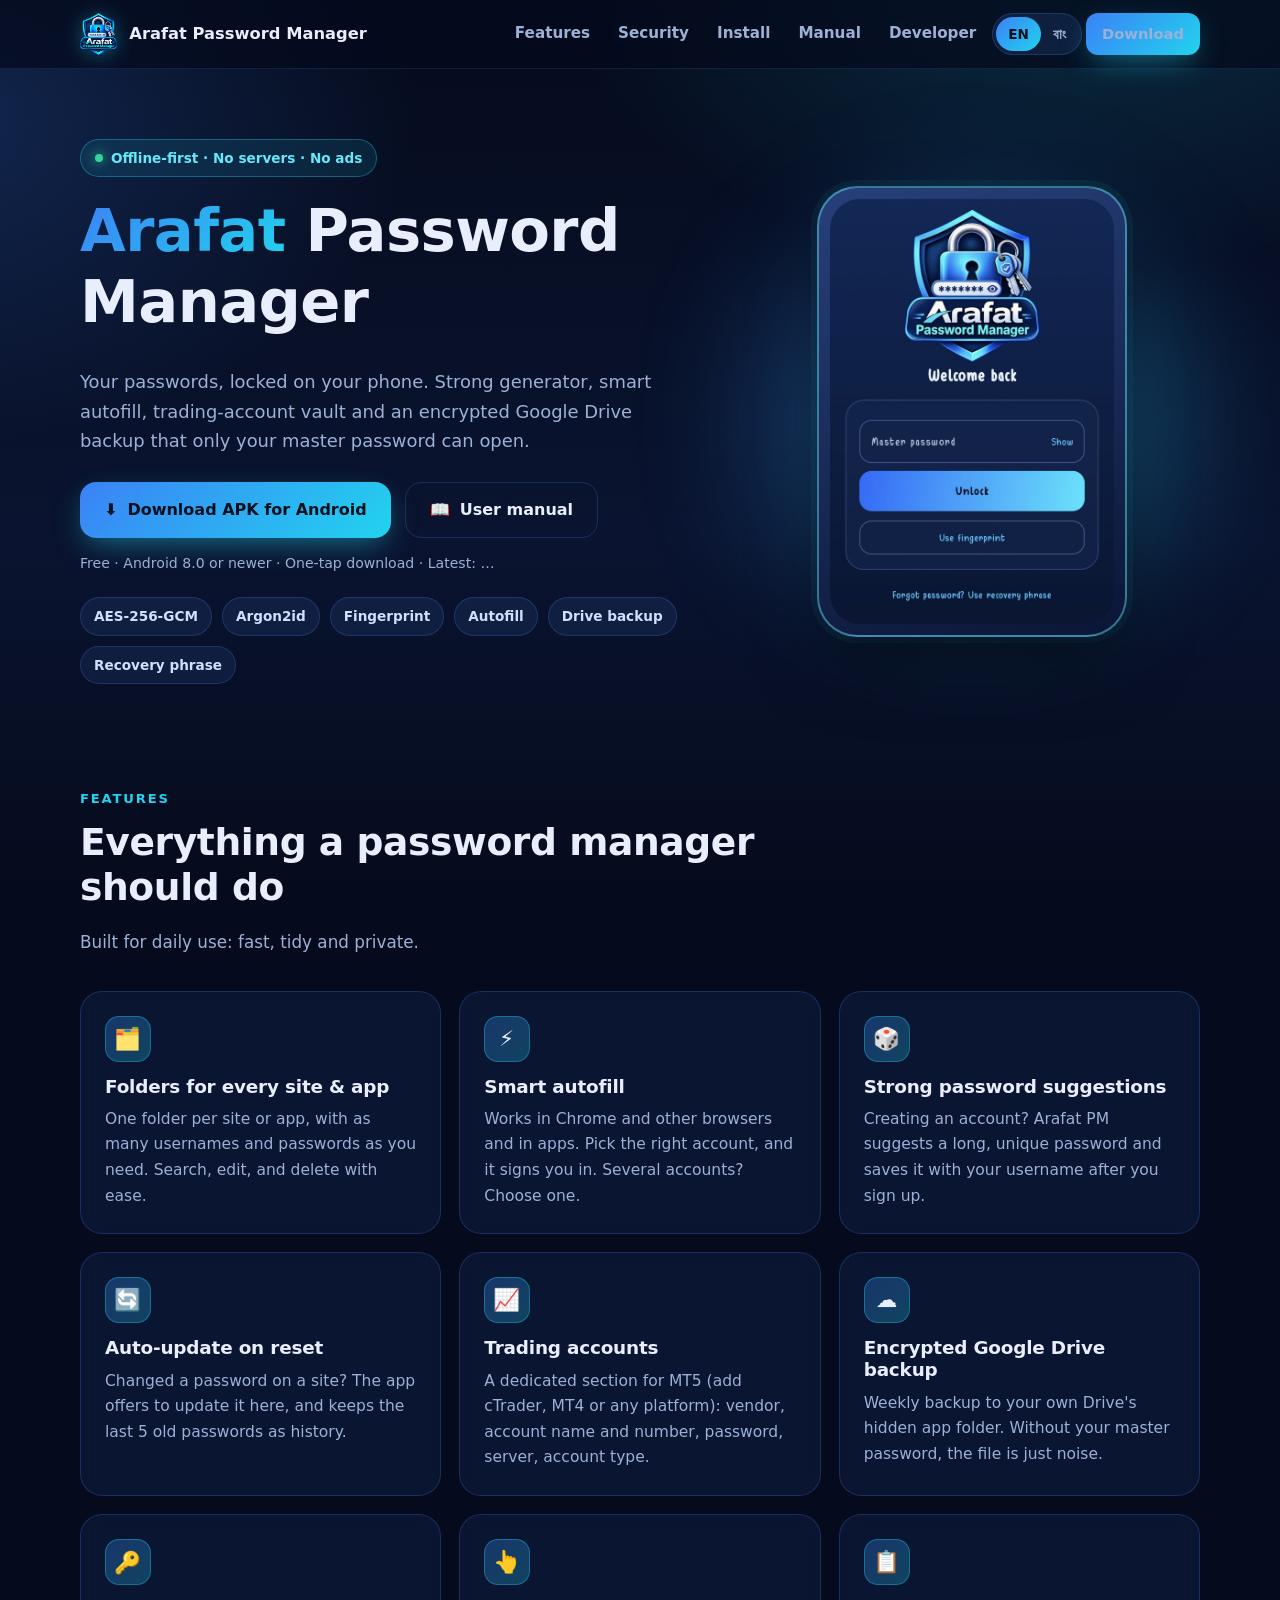
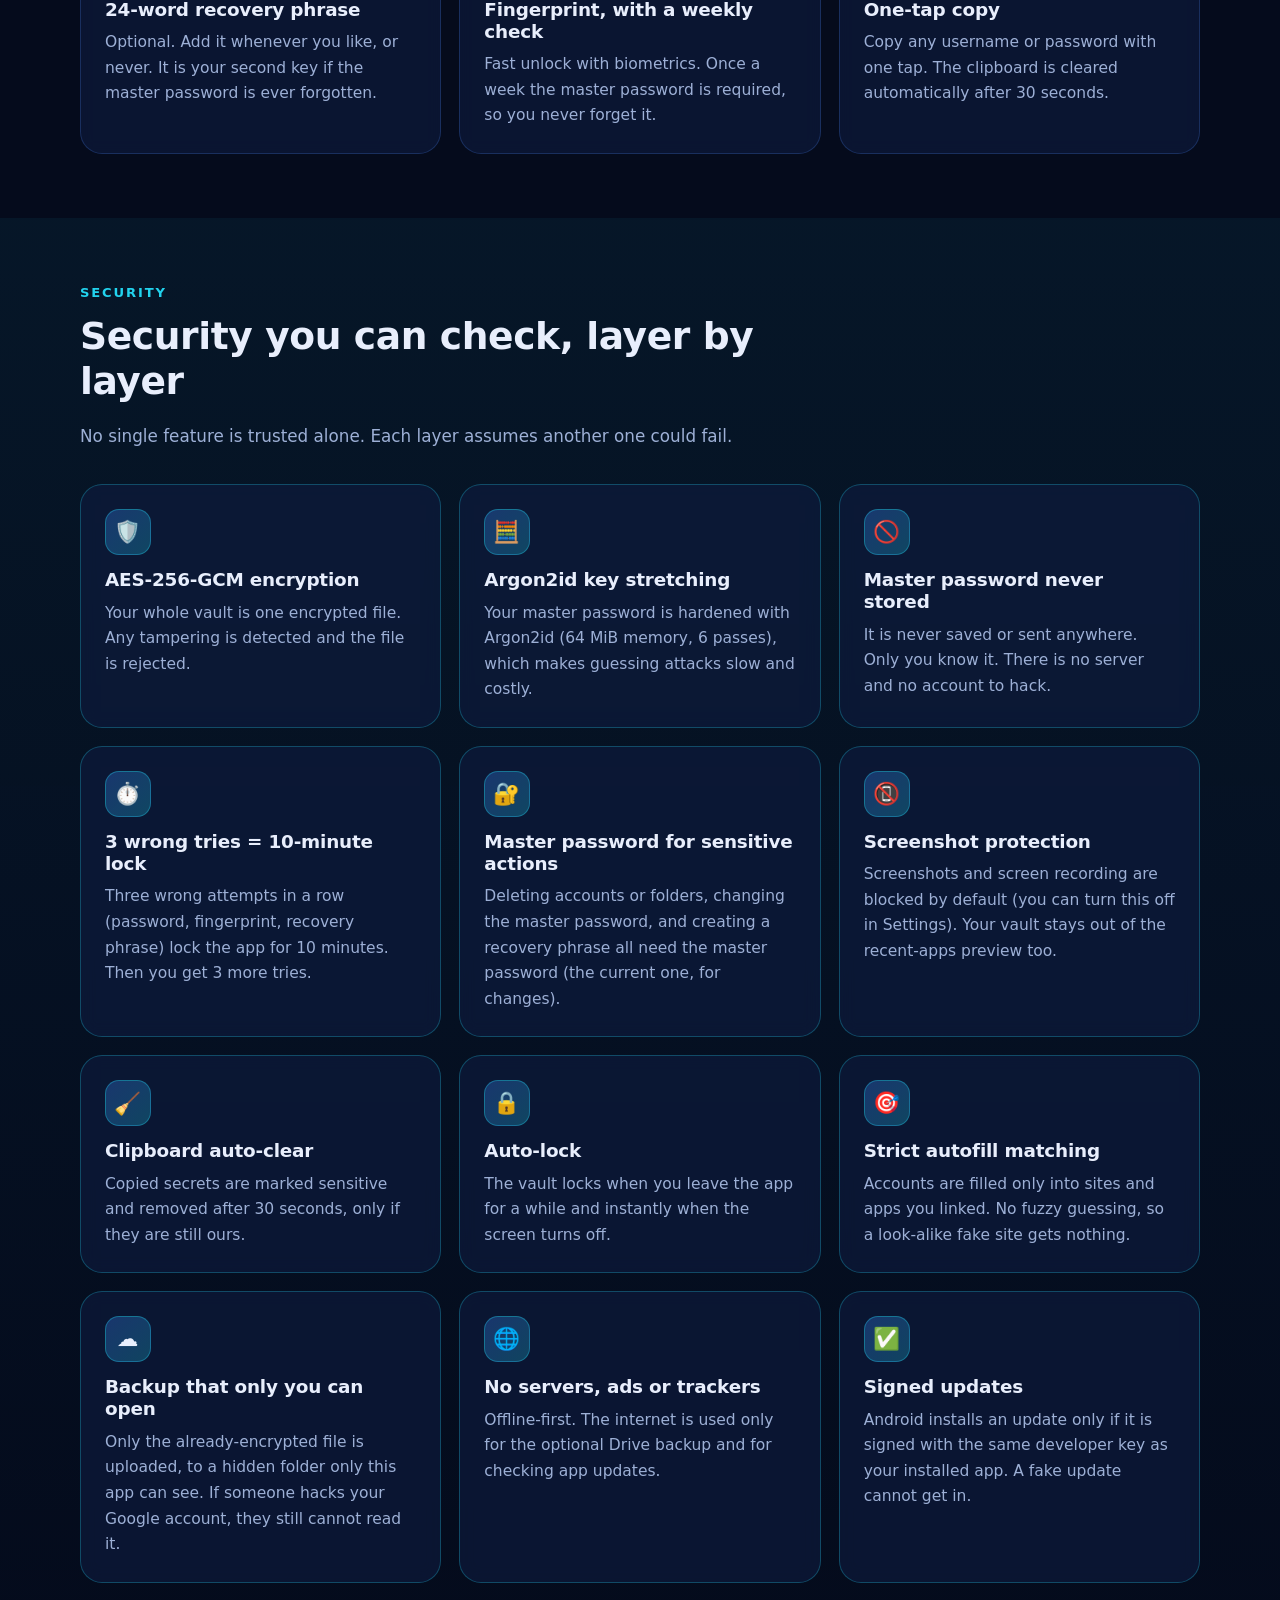
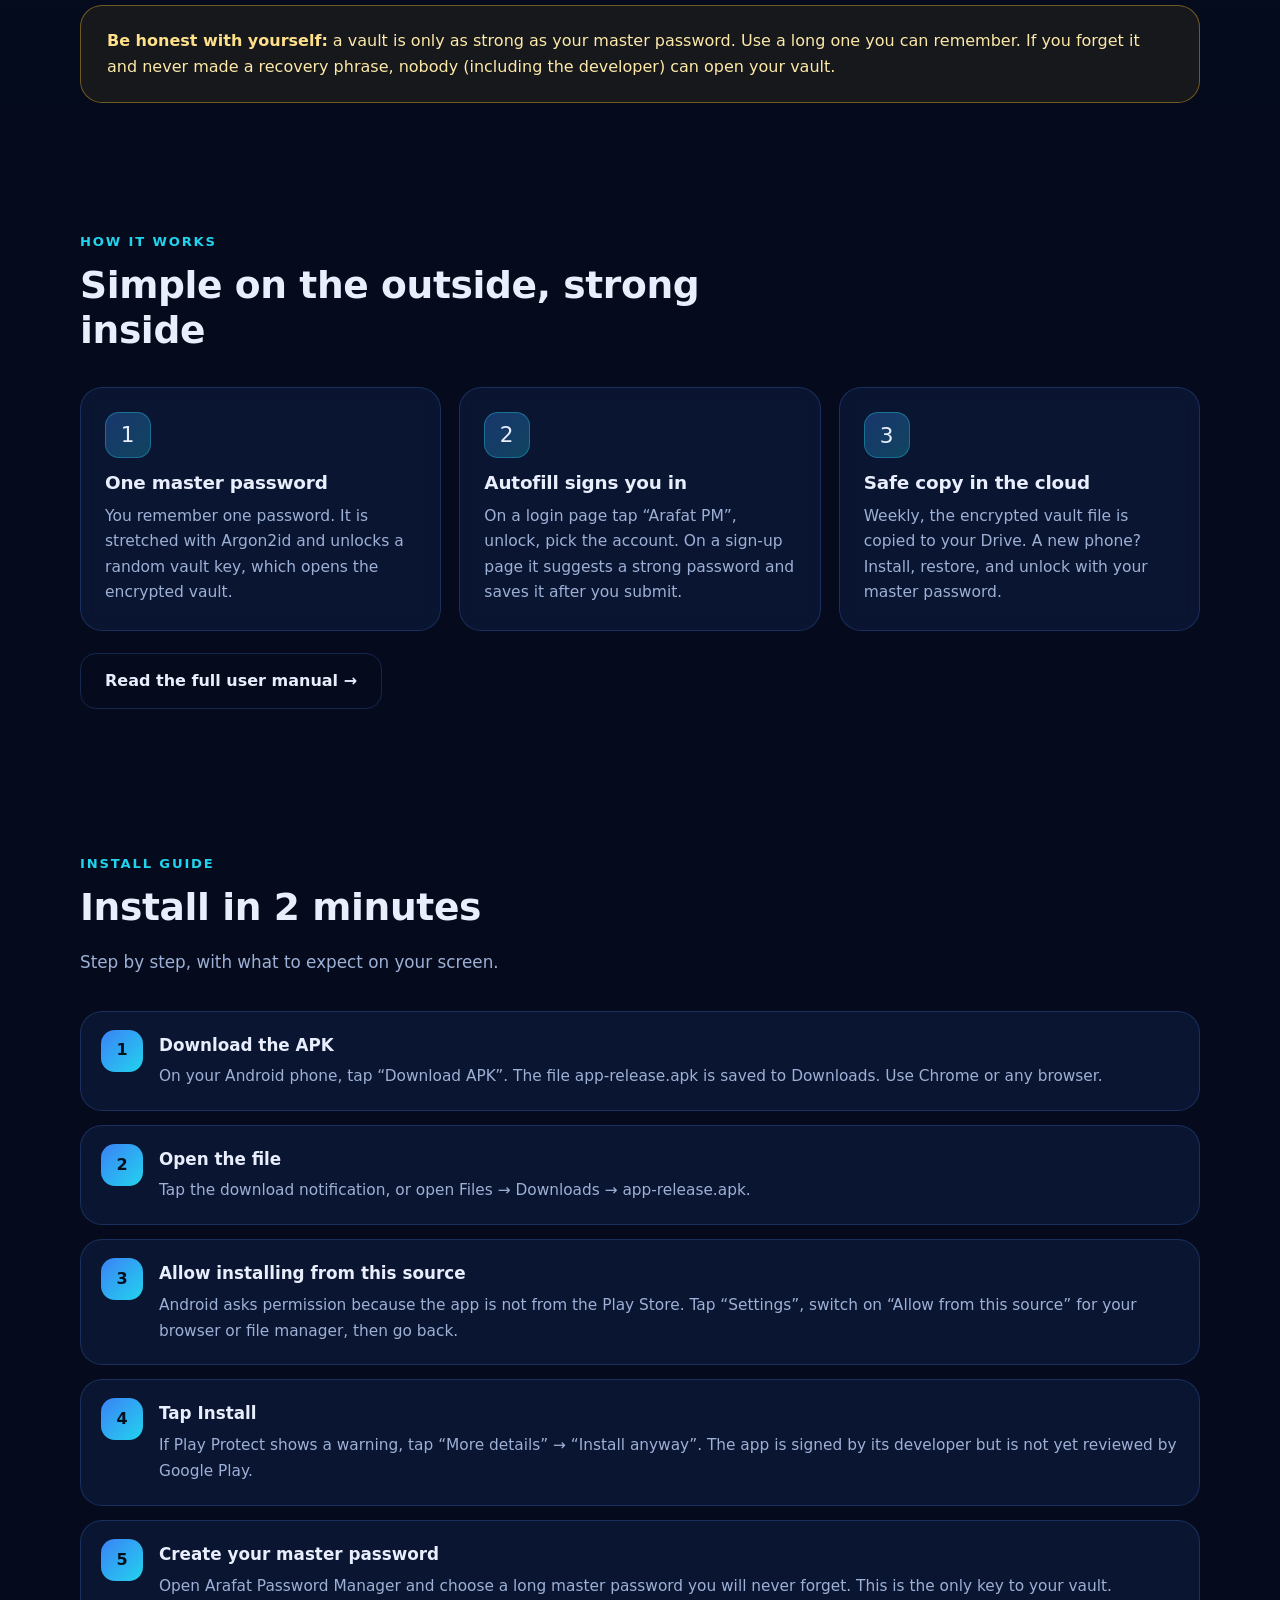
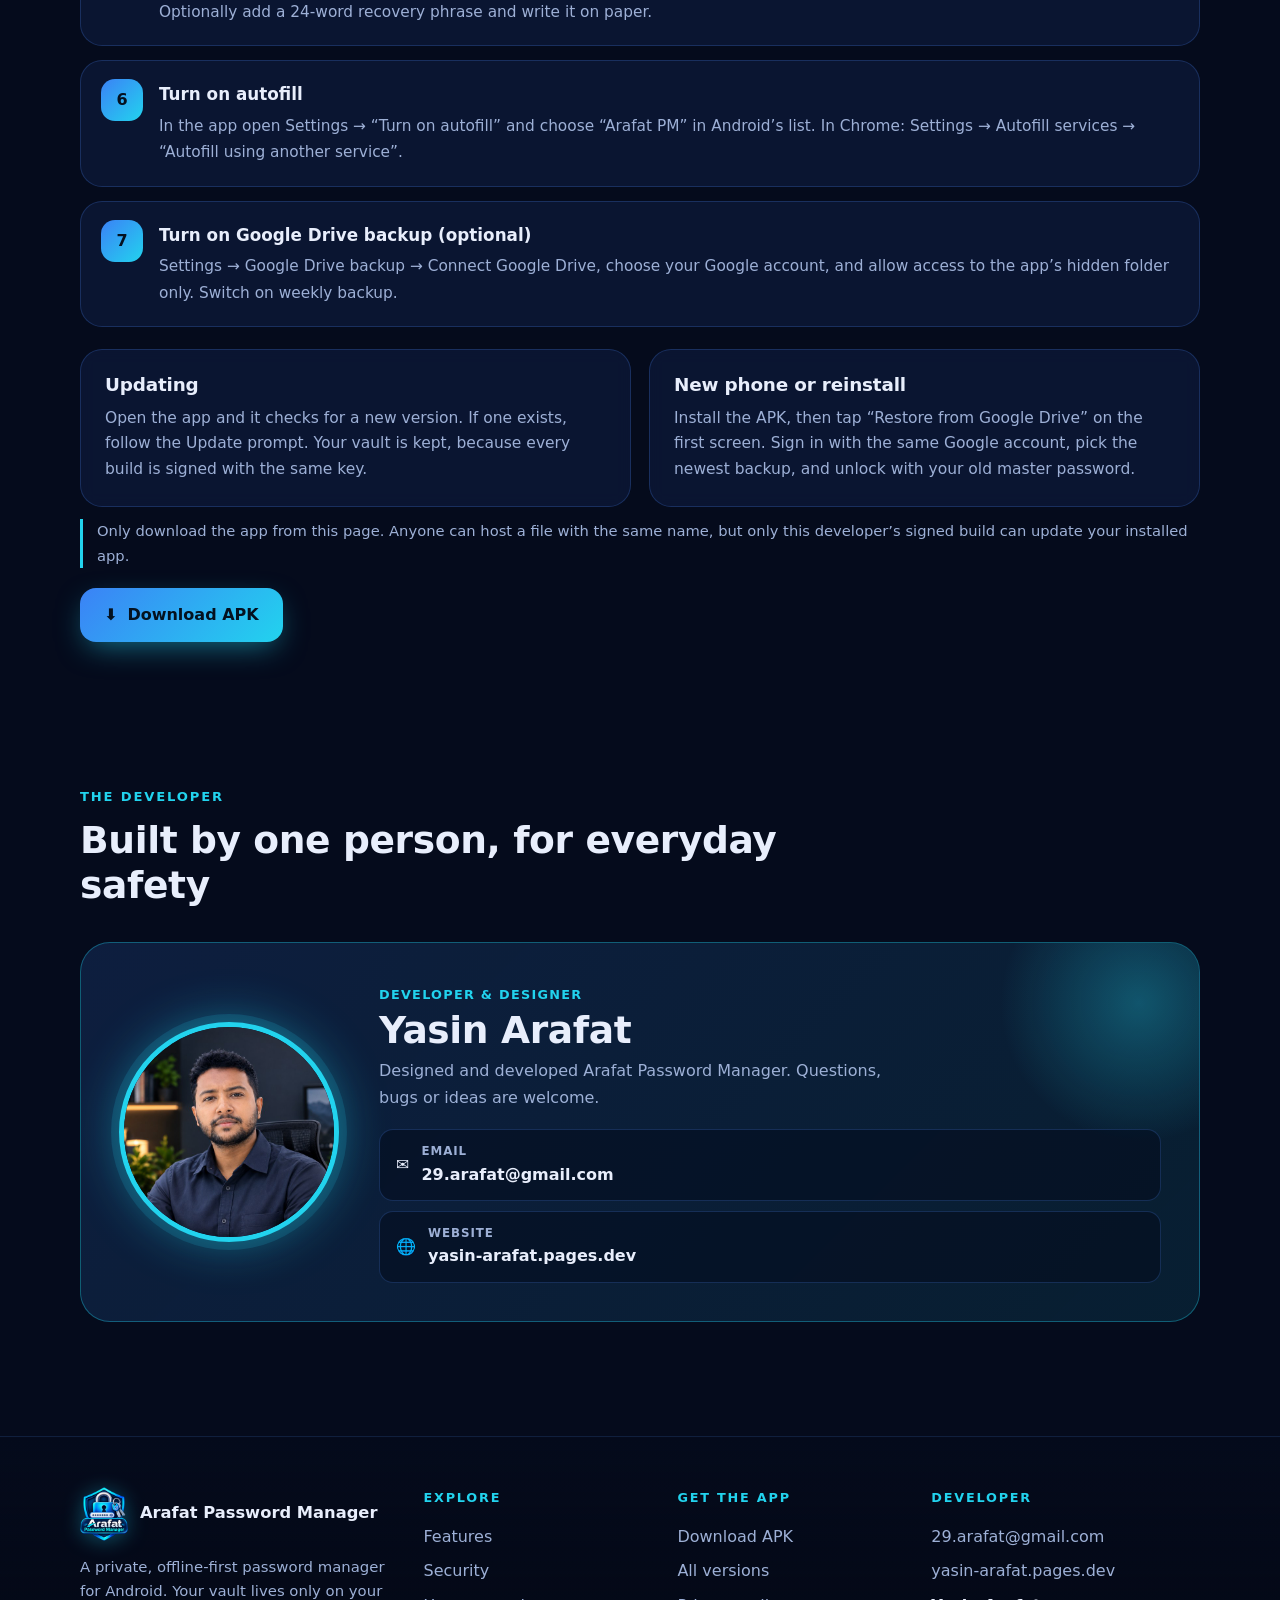
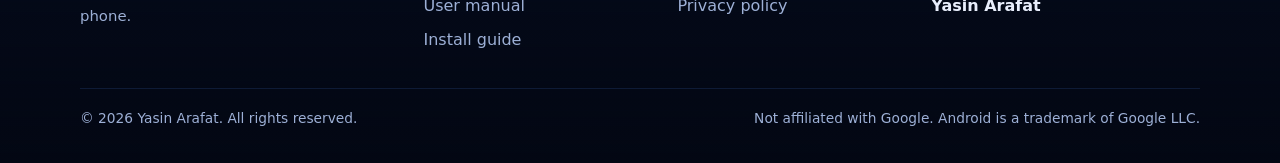
<file: index.html>
<!doctype html>
<html lang="en"><head><meta charset="utf-8">
<meta name="viewport" content="width=device-width,initial-scale=1">
<title>Arafat Password Manager | Private offline password manager for Android</title>
<meta name="description" content="Arafat Password Manager: an offline-first Android password manager with AES-256 encryption, smart autofill, strong password suggestions and encrypted Google Drive backup.">
<meta name="theme-color" content="#050b1c">
<meta property="og:title" content="Arafat Password Manager | Private offline password manager for Android"><meta property="og:description" content="Arafat Password Manager: an offline-first Android password manager with AES-256 encryption, smart autofill, strong password suggestions and encrypted Google Drive backup.">
<meta property="og:image" content="assets/logo.png">
<link rel="icon" type="image/png" href="assets/favicon.png">
<link rel="stylesheet" href="style.css">
<noscript><style>html [data-l]{display:block!important}html span[data-l]{display:inline!important}</style></noscript>
</head><body id="top">
<header class="top"><div class="wrap bar">
  <a class="brand" href="index.html"><img src="assets/logo-sm.png" alt="Arafat Password Manager logo"><span>Arafat Password Manager</span></a>
  <nav class="main" aria-label="Main">
    <a class="hide-s" href="index.html#features"><span data-l="en">Features</span><span data-l="bn">ফিচার</span></a>
    <a class="hide-s" href="index.html#security"><span data-l="en">Security</span><span data-l="bn">নিরাপত্তা</span></a>
    <a class="hide-s" href="index.html#install"><span data-l="en">Install</span><span data-l="bn">ইন্সটল</span></a>
    <a class="hide-s" href="manual.html"><span data-l="en">Manual</span><span data-l="bn">ম্যানুয়াল</span></a>
    <a class="hide-s" href="index.html#developer"><span data-l="en">Developer</span><span data-l="bn">ডেভলপার</span></a>
    <div class="lang" role="group" aria-label="Language"><button type="button" data-set="en" aria-pressed="true">EN</button><button type="button" data-set="bn" aria-pressed="false">বাং</button></div>
    <a class="btn sm" href="https://github.com/29arafat/arafat-pm-site/releases/latest/download/app-release.apk" download><span data-l="en">Download</span><span data-l="bn">ডাউনলোড</span></a>
  </nav>
</div></header>

<main>
<section class="hero"><div class="wrap hero-grid">
  <div>
    <span class="eyebrow"><i></i><span data-l="en">Offline-first · No servers · No ads</span><span data-l="bn">অফলাইন-ফার্স্ট · সার্ভার নেই · বিজ্ঞাপন নেই</span></span>
    <h1><span class="grad">Arafat</span> Password Manager</h1>
    <p class="lead"><span data-l="en">Your passwords, locked on your phone. Strong generator, smart autofill, trading-account vault and an encrypted Google Drive backup that only your master password can open.</span><span data-l="bn">আপনার পাসওয়ার্ড তালাবদ্ধ থাকবে আপনার ফোনেই। শক্তিশালী জেনারেটর, স্মার্ট অটোফিল, ট্রেডিং-অ্যাকাউন্ট ভল্ট এবং এমন এনক্রিপ্টেড গুগল ড্রাইভ ব্যাকআপ, যা শুধু আপনার মাস্টার পাসওয়ার্ড দিয়েই খোলে।</span></p>
    <div class="cta">
      <a class="btn" href="https://github.com/29arafat/arafat-pm-site/releases/latest/download/app-release.apk" download>⬇ <span data-l="en">Download APK for Android</span><span data-l="bn">অ্যান্ড্রয়েডের জন্য APK ডাউনলোড</span></a>
      <a class="btn ghost" href="manual.html">📖 <span data-l="en">User manual</span><span data-l="bn">ইউজার ম্যানুয়াল</span></a>
    </div>
    <p class="fine"><span data-l="en">Free · Android 8.0 or newer · One-tap download · Latest:</span><span data-l="bn">বিনামূল্যে · Android ৮.০ বা নতুন · এক ক্লিকে ডাউনলোড · সর্বশেষ:</span> <span id="relinfo">…</span></p>
    <div class="chips">
      <span class="chip">AES-256-GCM</span><span class="chip">Argon2id</span><span class="chip"><span data-l="en">Fingerprint</span><span data-l="bn">ফিঙ্গারপ্রিন্ট</span></span>
      <span class="chip"><span data-l="en">Autofill</span><span data-l="bn">অটোফিল</span></span><span class="chip"><span data-l="en">Drive backup</span><span data-l="bn">ড্রাইভ ব্যাকআপ</span></span><span class="chip"><span data-l="en">Recovery phrase</span><span data-l="bn">রিকভারি ফ্রেজ</span></span>
    </div>
  </div>
  <div class="phone-wrap"><div class="phone"><img src="assets/app-unlock.jpg" alt="Arafat Password Manager unlock screen" width="620" height="927"></div></div>
</div></section>

<section id="features"><div class="wrap">
  <div class="sec-head reveal"><span class="kicker"><span data-l="en">Features</span><span data-l="bn">ফিচার</span></span>
    <h2><span data-l="en">Everything a password manager should do</span><span data-l="bn">একটি পাসওয়ার্ড ম্যানেজারের যা যা থাকা উচিত</span></h2>
    <p><span data-l="en">Built for daily use: fast, tidy and private.</span><span data-l="bn">প্রতিদিনের ব্যবহারের জন্য তৈরি: দ্রুত, গোছানো ও ব্যক্তিগত।</span></p></div>
  <div class="grid g3"><article class="card reveal"><div class="ico">🗂️</div><h3><span data-l="en">Folders for every site & app</span><span data-l="bn">প্রতিটি সাইট ও অ্যাপের আলাদা ফোল্ডার</span></h3><p><span data-l="en">One folder per site or app, with as many usernames and passwords as you need. Search, edit, and delete with ease.</span><span data-l="bn">একটি সাইট বা অ্যাপের জন্য একটি ফোল্ডার, ভেতরে যত খুশি ইউজারনেম ও পাসওয়ার্ড। সহজে খোঁজা, বদলানো ও মোছা যায়।</span></p></article><article class="card reveal"><div class="ico">⚡</div><h3><span data-l="en">Smart autofill</span><span data-l="bn">স্মার্ট অটোফিল</span></h3><p><span data-l="en">Works in Chrome and other browsers and in apps. Pick the right account, and it signs you in. Several accounts? Choose one.</span><span data-l="bn">Chrome-সহ অন্য ব্রাউজার ও অ্যাপে কাজ করে। সঠিক অ্যাকাউন্ট বেছে নিন, লগইন হয়ে যাবে। একাধিক অ্যাকাউন্ট থাকলে যেকোনো একটি বেছে নিন।</span></p></article><article class="card reveal"><div class="ico">🎲</div><h3><span data-l="en">Strong password suggestions</span><span data-l="bn">শক্তিশালী পাসওয়ার্ডের প্রস্তাব</span></h3><p><span data-l="en">Creating an account? Arafat PM suggests a long, unique password and saves it with your username after you sign up.</span><span data-l="bn">নতুন অ্যাকাউন্ট খুলছেন? Arafat PM লম্বা ও ইউনিক পাসওয়ার্ড প্রস্তাব করে এবং সাইন-আপের পর ইউজারনেমসহ সেভ করে।</span></p></article><article class="card reveal"><div class="ico">🔄</div><h3><span data-l="en">Auto-update on reset</span><span data-l="bn">রিসেটে অটো আপডেট</span></h3><p><span data-l="en">Changed a password on a site? The app offers to update it here, and keeps the last 5 old passwords as history.</span><span data-l="bn">কোনো সাইটে পাসওয়ার্ড বদলালে অ্যাপ এখানেও আপডেট করার প্রস্তাব দেয়। আগের ৫টি পাসওয়ার্ড ইতিহাসে থাকে।</span></p></article><article class="card reveal"><div class="ico">📈</div><h3><span data-l="en">Trading accounts</span><span data-l="bn">ট্রেডিং অ্যাকাউন্ট</span></h3><p><span data-l="en">A dedicated section for MT5 (add cTrader, MT4 or any platform): vendor, account name and number, password, server, account type.</span><span data-l="bn">MT5-এর জন্য আলাদা সেকশন (cTrader, MT4 বা যেকোনো প্ল্যাটফর্ম যোগ করা যায়): ভেন্ডর, অ্যাকাউন্টের নাম ও নম্বর, পাসওয়ার্ড, সার্ভার, অ্যাকাউন্ট টাইপ।</span></p></article><article class="card reveal"><div class="ico">☁️</div><h3><span data-l="en">Encrypted Google Drive backup</span><span data-l="bn">এনক্রিপ্টেড গুগল ড্রাইভ ব্যাকআপ</span></h3><p><span data-l="en">Weekly backup to your own Drive's hidden app folder. Without your master password, the file is just noise.</span><span data-l="bn">আপনার নিজের Drive-এর লুকানো অ্যাপ-ফোল্ডারে সাপ্তাহিক ব্যাকআপ। মাস্টার পাসওয়ার্ড ছাড়া ফাইলটি অর্থহীন তথ্য মাত্র।</span></p></article><article class="card reveal"><div class="ico">🔑</div><h3><span data-l="en">24-word recovery phrase</span><span data-l="bn">২৪ শব্দের রিকভারি ফ্রেজ</span></h3><p><span data-l="en">Optional. Add it whenever you like, or never. It is your second key if the master password is ever forgotten.</span><span data-l="bn">ঐচ্ছিক। যখন ইচ্ছা যোগ করুন, না চাইলে নেবেন না। মাস্টার পাসওয়ার্ড ভুলে গেলে এটি আপনার দ্বিতীয় চাবি।</span></p></article><article class="card reveal"><div class="ico">👆</div><h3><span data-l="en">Fingerprint, with a weekly check</span><span data-l="bn">ফিঙ্গারপ্রিন্ট, সাপ্তাহিক যাচাইসহ</span></h3><p><span data-l="en">Fast unlock with biometrics. Once a week the master password is required, so you never forget it.</span><span data-l="bn">বায়োমেট্রিক দিয়ে দ্রুত আনলক। সপ্তাহে একবার মাস্টার পাসওয়ার্ড বাধ্যতামূলক, যাতে কখনো ভুলে না যান।</span></p></article><article class="card reveal"><div class="ico">📋</div><h3><span data-l="en">One-tap copy</span><span data-l="bn">এক ট্যাপে কপি</span></h3><p><span data-l="en">Copy any username or password with one tap. The clipboard is cleared automatically after 30 seconds.</span><span data-l="bn">যেকোনো ইউজারনেম বা পাসওয়ার্ড এক ট্যাপে কপি। ক্লিপবোর্ড ৩০ সেকেন্ড পর নিজে থেকে পরিষ্কার হয়।</span></p></article></div>
</div></section>

<section id="security" class="secure"><div class="wrap">
  <div class="sec-head reveal"><span class="kicker"><span data-l="en">Security</span><span data-l="bn">নিরাপত্তা</span></span>
    <h2><span data-l="en">Security you can check, layer by layer</span><span data-l="bn">স্তরে স্তরে নিরাপত্তা, যা যাচাই করা যায়</span></h2>
    <p><span data-l="en">No single feature is trusted alone. Each layer assumes another one could fail.</span><span data-l="bn">শুধু একটি ফিচারের ওপর ভরসা নয়। প্রতিটি স্তর ধরে নেয় অন্য স্তর ব্যর্থ হতে পারে।</span></p></div>
  <div class="grid g3"><article class="card reveal"><div class="ico">🛡️</div><h3><span data-l="en">AES-256-GCM encryption</span><span data-l="bn">AES-256-GCM এনক্রিপশন</span></h3><p><span data-l="en">Your whole vault is one encrypted file. Any tampering is detected and the file is rejected.</span><span data-l="bn">পুরো ভল্ট একটিই এনক্রিপ্টেড ফাইল। কেউ বদলালে ধরা পড়ে এবং ফাইলটি প্রত্যাখ্যাত হয়।</span></p></article><article class="card reveal"><div class="ico">🧮</div><h3><span data-l="en">Argon2id key stretching</span><span data-l="bn">Argon2id কী-স্ট্রেচিং</span></h3><p><span data-l="en">Your master password is hardened with Argon2id (64 MiB memory, 6 passes), which makes guessing attacks slow and costly.</span><span data-l="bn">মাস্টার পাসওয়ার্ড Argon2id (৬৪ MiB মেমরি, ৬ পাস) দিয়ে শক্ত করা হয়, ফলে আন্দাজ করে ভাঙা ধীর ও ব্যয়বহুল।</span></p></article><article class="card reveal"><div class="ico">🚫</div><h3><span data-l="en">Master password never stored</span><span data-l="bn">মাস্টার পাসওয়ার্ড কোথাও জমা থাকে না</span></h3><p><span data-l="en">It is never saved or sent anywhere. Only you know it. There is no server and no account to hack.</span><span data-l="bn">এটি কোথাও জমা বা পাঠানো হয় না। শুধু আপনি জানেন। কোনো সার্ভার বা অ্যাকাউন্ট নেই যা হ্যাক হবে।</span></p></article><article class="card reveal"><div class="ico">⏱️</div><h3><span data-l="en">3 wrong tries = 10-minute lock</span><span data-l="bn">৩ বার ভুল = ১০ মিনিট লক</span></h3><p><span data-l="en">Three wrong attempts in a row (password, fingerprint, recovery phrase) lock the app for 10 minutes. Then you get 3 more tries.</span><span data-l="bn">পরপর তিনবার ভুল (পাসওয়ার্ড, ফিঙ্গারপ্রিন্ট, রিকভারি ফ্রেজ) হলে অ্যাপ ১০ মিনিট লক। তারপর আবার ৩ সুযোগ।</span></p></article><article class="card reveal"><div class="ico">🔐</div><h3><span data-l="en">Master password for sensitive actions</span><span data-l="bn">স্পর্শকাতর কাজে মাস্টার পাসওয়ার্ড</span></h3><p><span data-l="en">Deleting accounts or folders, changing the master password, and creating a recovery phrase all need the master password (the current one, for changes).</span><span data-l="bn">অ্যাকাউন্ট বা ফোল্ডার মোছা, মাস্টার পাসওয়ার্ড বদল এবং রিকভারি ফ্রেজ তৈরি, সবকিছুতেই মাস্টার পাসওয়ার্ড লাগে (বদলাতে হলে বর্তমানটি)।</span></p></article><article class="card reveal"><div class="ico">📵</div><h3><span data-l="en">Screenshot protection</span><span data-l="bn">স্ক্রিনশট সুরক্ষা</span></h3><p><span data-l="en">Screenshots and screen recording are blocked by default (you can turn this off in Settings). Your vault stays out of the recent-apps preview too.</span><span data-l="bn">ডিফল্টভাবে স্ক্রিনশট ও স্ক্রিন রেকর্ড বন্ধ (সেটিংসে বন্ধ করা যায়)। রিসেন্ট অ্যাপের প্রিভিউতেও ভল্ট দেখা যায় না।</span></p></article><article class="card reveal"><div class="ico">🧹</div><h3><span data-l="en">Clipboard auto-clear</span><span data-l="bn">ক্লিপবোর্ড অটো-ক্লিয়ার</span></h3><p><span data-l="en">Copied secrets are marked sensitive and removed after 30 seconds, only if they are still ours.</span><span data-l="bn">কপি করা গোপন তথ্য সংবেদনশীল হিসেবে চিহ্নিত হয় এবং ৩০ সেকেন্ড পর মুছে যায়।</span></p></article><article class="card reveal"><div class="ico">🔒</div><h3><span data-l="en">Auto-lock</span><span data-l="bn">অটো-লক</span></h3><p><span data-l="en">The vault locks when you leave the app for a while and instantly when the screen turns off.</span><span data-l="bn">কিছুক্ষণ অ্যাপের বাইরে থাকলে এবং স্ক্রিন বন্ধ হলে সঙ্গে সঙ্গে ভল্ট লক হয়ে যায়।</span></p></article><article class="card reveal"><div class="ico">🎯</div><h3><span data-l="en">Strict autofill matching</span><span data-l="bn">কড়া অটোফিল মিল</span></h3><p><span data-l="en">Accounts are filled only into sites and apps you linked. No fuzzy guessing, so a look-alike fake site gets nothing.</span><span data-l="bn">শুধু আপনার লিংক করা সাইট ও অ্যাপেই অ্যাকাউন্ট বসে। আন্দাজে মেলানো হয় না, তাই নকল সাইট কিছুই পায় না।</span></p></article><article class="card reveal"><div class="ico">☁️</div><h3><span data-l="en">Backup that only you can open</span><span data-l="bn">শুধু আপনি খুলতে পারেন এমন ব্যাকআপ</span></h3><p><span data-l="en">Only the already-encrypted file is uploaded, to a hidden folder only this app can see. If someone hacks your Google account, they still cannot read it.</span><span data-l="bn">শুধু আগে থেকে এনক্রিপ্ট করা ফাইল আপলোড হয়, লুকানো ফোল্ডারে, যা শুধু এই অ্যাপ দেখতে পায়। আপনার Google অ্যাকাউন্ট হ্যাক হলেও ফাইলটি পড়া যায় না।</span></p></article><article class="card reveal"><div class="ico">🌐</div><h3><span data-l="en">No servers, ads or trackers</span><span data-l="bn">কোনো সার্ভার, বিজ্ঞাপন বা ট্র্যাকার নেই</span></h3><p><span data-l="en">Offline-first. The internet is used only for the optional Drive backup and for checking app updates.</span><span data-l="bn">অফলাইন-ফার্স্ট। ইন্টারনেট ব্যবহার হয় শুধু ঐচ্ছিক Drive ব্যাকআপ ও অ্যাপ আপডেট দেখতে।</span></p></article><article class="card reveal"><div class="ico">✅</div><h3><span data-l="en">Signed updates</span><span data-l="bn">সইকৃত আপডেট</span></h3><p><span data-l="en">Android installs an update only if it is signed with the same developer key as your installed app. A fake update cannot get in.</span><span data-l="bn">Android শুধু সেই আপডেটই ইনস্টল করে যা আপনার ইনস্টল করা অ্যাপের একই ডেভলপার-চাবিতে সই করা। নকল আপডেট ঢুকতে পারে না।</span></p></article></div>
  <div class="band reveal" style="margin-top:22px"><span data-l="en"><strong>Be honest with yourself:</strong> a vault is only as strong as your master password. Use a long one you can remember. If you forget it and never made a recovery phrase, nobody (including the developer) can open your vault.</span><span data-l="bn"><strong>নিজের কাছে সৎ থাকুন:</strong> ভল্ট ততটুকুই শক্ত, যতটুকু আপনার মাস্টার পাসওয়ার্ড। লম্বা ও মনে রাখার মতো পাসওয়ার্ড দিন। ভুলে গেলে এবং রিকভারি ফ্রেজ না থাকলে কেউ (ডেভলপারও) ভল্ট খুলতে পারবে না।</span></div>
</div></section>

<section id="how"><div class="wrap">
  <div class="sec-head reveal"><span class="kicker"><span data-l="en">How it works</span><span data-l="bn">কীভাবে কাজ করে</span></span>
    <h2><span data-l="en">Simple on the outside, strong inside</span><span data-l="bn">বাইরে সহজ, ভেতরে শক্ত</span></h2></div>
  <div class="grid g3">
    <article class="card reveal"><div class="ico">1</div><h3><span data-l="en">One master password</span><span data-l="bn">একটি মাস্টার পাসওয়ার্ড</span></h3><p><span data-l="en">You remember one password. It is stretched with Argon2id and unlocks a random vault key, which opens the encrypted vault.</span><span data-l="bn">আপনি একটি পাসওয়ার্ড মনে রাখেন। Argon2id তাকে শক্ত করে একটি এলোমেলো ভল্ট-কী খোলে, যা এনক্রিপ্টেড ভল্ট খোলে।</span></p></article>
    <article class="card reveal"><div class="ico">2</div><h3><span data-l="en">Autofill signs you in</span><span data-l="bn">অটোফিল লগইন করে দেয়</span></h3><p><span data-l="en">On a login page tap “Arafat PM”, unlock, pick the account. On a sign-up page it suggests a strong password and saves it after you submit.</span><span data-l="bn">লগইন পেজে “Arafat PM” চাপুন, আনলক করুন, অ্যাকাউন্ট বেছে নিন। সাইন-আপ পেজে শক্তিশালী পাসওয়ার্ড প্রস্তাব করে এবং সাবমিটের পর সেভ করে।</span></p></article>
    <article class="card reveal"><div class="ico">3</div><h3><span data-l="en">Safe copy in the cloud</span><span data-l="bn">ক্লাউডে নিরাপদ কপি</span></h3><p><span data-l="en">Weekly, the encrypted vault file is copied to your Drive. A new phone? Install, restore, and unlock with your master password.</span><span data-l="bn">প্রতি সপ্তাহে এনক্রিপ্টেড ভল্ট ফাইল আপনার Drive-এ কপি হয়। নতুন ফোন? ইন্সটল করুন, রিস্টোর করুন, মাস্টার পাসওয়ার্ড দিয়ে আনলক করুন।</span></p></article>
  </div>
  <p style="margin-top:22px"><a class="btn ghost" href="manual.html"><span data-l="en">Read the full user manual →</span><span data-l="bn">পুরো ইউজার ম্যানুয়াল পড়ুন →</span></a></p>
</div></section>

<section id="install"><div class="wrap">
  <div class="sec-head reveal"><span class="kicker"><span data-l="en">Install guide</span><span data-l="bn">ইন্সটল গাইড</span></span>
    <h2><span data-l="en">Install in 2 minutes</span><span data-l="bn">২ মিনিটে ইন্সটল</span></h2>
    <p><span data-l="en">Step by step, with what to expect on your screen.</span><span data-l="bn">ধাপে ধাপে, স্ক্রিনে কী দেখবেন সহ।</span></p></div>
  <ol class="steps"><li class="reveal"><b><span data-l="en">Download the APK</span><span data-l="bn">APK ডাউনলোড করুন</span></b><span class="d"><span data-l="en">On your Android phone, tap “Download APK”. The file app-release.apk is saved to Downloads. Use Chrome or any browser.</span><span data-l="bn">আপনার অ্যান্ড্রয়েড ফোনে “APK ডাউনলোড” চাপুন। app-release.apk ফাইলটি Downloads-এ সেভ হবে। Chrome বা যেকোনো ব্রাউজার ব্যবহার করতে পারেন।</span></span></li><li class="reveal"><b><span data-l="en">Open the file</span><span data-l="bn">ফাইলটি খুলুন</span></b><span class="d"><span data-l="en">Tap the download notification, or open Files → Downloads → app-release.apk.</span><span data-l="bn">ডাউনলোডের নোটিফিকেশনে চাপুন, অথবা Files → Downloads → app-release.apk খুলুন।</span></span></li><li class="reveal"><b><span data-l="en">Allow installing from this source</span><span data-l="bn">এই উৎস থেকে ইন্সটলের অনুমতি দিন</span></b><span class="d"><span data-l="en">Android asks permission because the app is not from the Play Store. Tap “Settings”, switch on “Allow from this source” for your browser or file manager, then go back.</span><span data-l="bn">অ্যাপটি Play Store থেকে নয় বলে Android অনুমতি চায়। “Settings” চাপুন, আপনার ব্রাউজার বা ফাইল ম্যানেজারের জন্য “Allow from this source” চালু করুন, তারপর ফিরে আসুন।</span></span></li><li class="reveal"><b><span data-l="en">Tap Install</span><span data-l="bn">Install চাপুন</span></b><span class="d"><span data-l="en">If Play Protect shows a warning, tap “More details” → “Install anyway”. The app is signed by its developer but is not yet reviewed by Google Play.</span><span data-l="bn">Play Protect সতর্কতা দেখালে “More details” → “Install anyway” চাপুন। অ্যাপটি ডেভলপারের সই করা, তবে এখনো Google Play-তে যাচাই হয়নি।</span></span></li><li class="reveal"><b><span data-l="en">Create your master password</span><span data-l="bn">মাস্টার পাসওয়ার্ড বানান</span></b><span class="d"><span data-l="en">Open Arafat Password Manager and choose a long master password you will never forget. This is the only key to your vault. Optionally add a 24-word recovery phrase and write it on paper.</span><span data-l="bn">Arafat Password Manager খুলে একটি লম্বা মাস্টার পাসওয়ার্ড দিন, যা কখনো ভুলবেন না। এটিই ভল্টের একমাত্র চাবি। চাইলে ২৪ শব্দের রিকভারি ফ্রেজ যোগ করে কাগজে লিখে রাখুন।</span></span></li><li class="reveal"><b><span data-l="en">Turn on autofill</span><span data-l="bn">অটোফিল চালু করুন</span></b><span class="d"><span data-l="en">In the app open Settings → “Turn on autofill” and choose “Arafat PM” in Android’s list. In Chrome: Settings → Autofill services → “Autofill using another service”.</span><span data-l="bn">অ্যাপের Settings → “Turn on autofill” চেপে Android-এর তালিকায় “Arafat PM” বেছে নিন। Chrome-এ: Settings → Autofill services → “Autofill using another service”।</span></span></li><li class="reveal"><b><span data-l="en">Turn on Google Drive backup (optional)</span><span data-l="bn">গুগল ড্রাইভ ব্যাকআপ চালু করুন (ঐচ্ছিক)</span></b><span class="d"><span data-l="en">Settings → Google Drive backup → Connect Google Drive, choose your Google account, and allow access to the app’s hidden folder only. Switch on weekly backup.</span><span data-l="bn">Settings → Google Drive backup → Connect Google Drive চাপুন, আপনার Google অ্যাকাউন্ট বেছে শুধু অ্যাপের লুকানো ফোল্ডারের অনুমতি দিন। সাপ্তাহিক ব্যাকআপ চালু করুন।</span></span></li></ol>
  <div class="grid g2" style="margin-top:22px">
    <div class="card reveal"><h3><span data-l="en">Updating</span><span data-l="bn">আপডেট</span></h3><p><span data-l="en">Open the app and it checks for a new version. If one exists, follow the Update prompt. Your vault is kept, because every build is signed with the same key.</span><span data-l="bn">অ্যাপ খুললে নতুন ভার্সন খোঁজে। থাকলে Update-এর নির্দেশ অনুসরণ করুন। ভল্ট থেকে যায়, কারণ প্রতিটি বিল্ড একই চাবিতে সই করা।</span></p></div>
    <div class="card reveal"><h3><span data-l="en">New phone or reinstall</span><span data-l="bn">নতুন ফোন বা আবার ইন্সটল</span></h3><p><span data-l="en">Install the APK, then tap “Restore from Google Drive” on the first screen. Sign in with the same Google account, pick the newest backup, and unlock with your old master password.</span><span data-l="bn">APK ইন্সটল করে প্রথম স্ক্রিনে “Restore from Google Drive” চাপুন। একই Google অ্যাকাউন্টে সাইন-ইন করে সর্বশেষ ব্যাকআপ বেছে নিন, পুরোনো মাস্টার পাসওয়ার্ড দিয়ে আনলক করুন।</span></p></div>
  </div>
  <p class="note"><span data-l="en">Only download the app from this page. Anyone can host a file with the same name, but only this developer’s signed build can update your installed app.</span><span data-l="bn">অ্যাপ শুধু এই পেজ থেকে নামান। একই নামের ফাইল যে কেউ দিতে পারে, কিন্তু শুধু এই ডেভলপারের সই করা বিল্ডই আপনার ইনস্টল করা অ্যাপ আপডেট করতে পারে।</span></p>
  <p style="margin-top:20px"><a class="btn" href="https://github.com/29arafat/arafat-pm-site/releases/latest/download/app-release.apk" download>⬇ <span data-l="en">Download APK</span><span data-l="bn">APK ডাউনলোড</span></a></p>
</div></section>

<section id="developer"><div class="wrap">
  <div class="sec-head reveal"><span class="kicker"><span data-l="en">The developer</span><span data-l="bn">ডেভলপার</span></span>
    <h2><span data-l="en">Built by one person, for everyday safety</span><span data-l="bn">একজনের হাতে তৈরি, প্রতিদিনের নিরাপত্তার জন্য</span></h2></div>
  <div class="dev reveal">
    <div class="avatar"><img src="assets/developer.jpg" alt="Yasin Arafat, developer of Arafat Password Manager" width="640" height="640"></div>
    <div>
      <span class="role"><span data-l="en">Developer &amp; Designer</span><span data-l="bn">ডেভলপার ও ডিজাইনার</span></span>
      <h2>Yasin Arafat</h2>
      <p class="muted" style="max-width:52ch"><span data-l="en">Designed and developed Arafat Password Manager. Questions, bugs or ideas are welcome.</span><span data-l="bn">Arafat Password Manager ডিজাইন ও ডেভলপ করেছেন। প্রশ্ন, বাগ বা আইডিয়া জানাতে পারেন।</span></p>
      <div class="contact">
        <a href="mailto:29.arafat@gmail.com"><span>✉️</span><span><small>Email</small>29.arafat@gmail.com</span></a>
        <a href="https://yasin-arafat.pages.dev" target="_blank" rel="noopener"><span>🌐</span><span><small>Website</small>yasin-arafat.pages.dev</span></a>
      </div>
    </div>
  </div>
</div></section>
</main>

<footer><div class="wrap">
  <div class="foot">
    <div>
      <a class="brand" href="index.html"><img src="assets/logo-sm.png" alt=""><span>Arafat Password Manager</span></a>
      <p class="about" style="margin-top:14px"><span data-l="en">A private, offline-first password manager for Android. Your vault lives only on your phone.</span><span data-l="bn">অ্যান্ড্রয়েডের জন্য একটি ব্যক্তিগত, অফলাইন-ফার্স্ট পাসওয়ার্ড ম্যানেজার। আপনার ভল্ট থাকে শুধু আপনার ফোনে।</span></p>
    </div>
    <div><h4><span data-l="en">Explore</span><span data-l="bn">দেখুন</span></h4>
      <a href="index.html#features"><span data-l="en">Features</span><span data-l="bn">ফিচার</span></a>
      <a href="index.html#security"><span data-l="en">Security</span><span data-l="bn">নিরাপত্তা</span></a>
      <a href="manual.html"><span data-l="en">User manual</span><span data-l="bn">ইউজার ম্যানুয়াল</span></a>
      <a href="index.html#install"><span data-l="en">Install guide</span><span data-l="bn">ইন্সটল গাইড</span></a></div>
    <div><h4><span data-l="en">Get the app</span><span data-l="bn">অ্যাপ নিন</span></h4>
      <a href="https://github.com/29arafat/arafat-pm-site/releases/latest/download/app-release.apk" download><span data-l="en">Download APK</span><span data-l="bn">APK ডাউনলোড</span></a>
      <a href="https://github.com/29arafat/arafat-pm-site/releases"><span data-l="en">All versions</span><span data-l="bn">সব ভার্সন</span></a>
      <a href="privacy.html"><span data-l="en">Privacy policy</span><span data-l="bn">প্রাইভেসি পলিসি</span></a></div>
    <div><h4><span data-l="en">Developer</span><span data-l="bn">ডেভলপার</span></h4>
      <a href="mailto:29.arafat@gmail.com">29.arafat@gmail.com</a>
      <a href="https://yasin-arafat.pages.dev" target="_blank" rel="noopener">yasin-arafat.pages.dev</a>
      <a style="color:var(--text);font-weight:700">Yasin Arafat</a></div>
  </div>
  <div class="legal">
    <span>© 2026 Yasin Arafat. <span data-l="en">All rights reserved.</span><span data-l="bn">সর্বস্বত্ব সংরক্ষিত।</span></span>
    <span><span data-l="en">Not affiliated with Google. Android is a trademark of Google LLC.</span><span data-l="bn">Google-এর সঙ্গে সম্পর্কিত নয়। Android, Google LLC-এর ট্রেডমার্ক।</span></span>
  </div>
</div></footer>
<script src="site.js"></script>
</body></html>
</file>
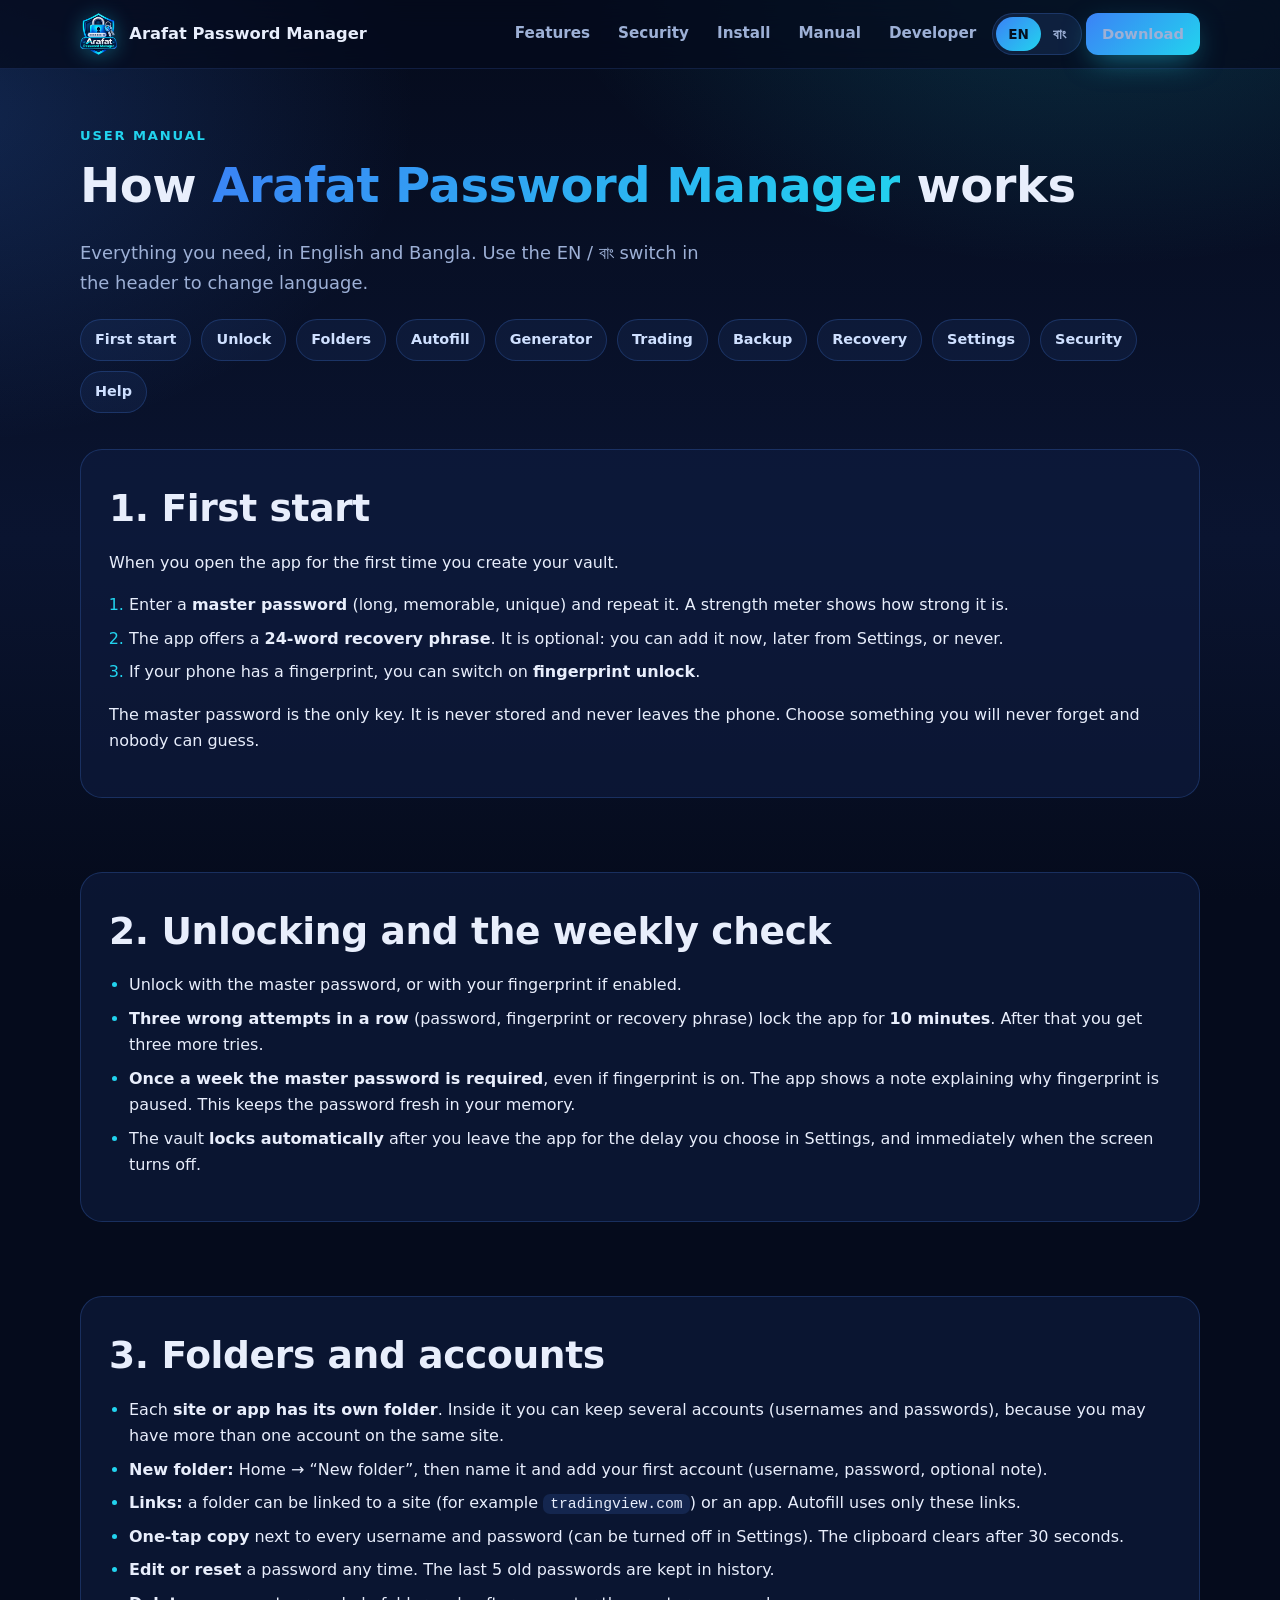
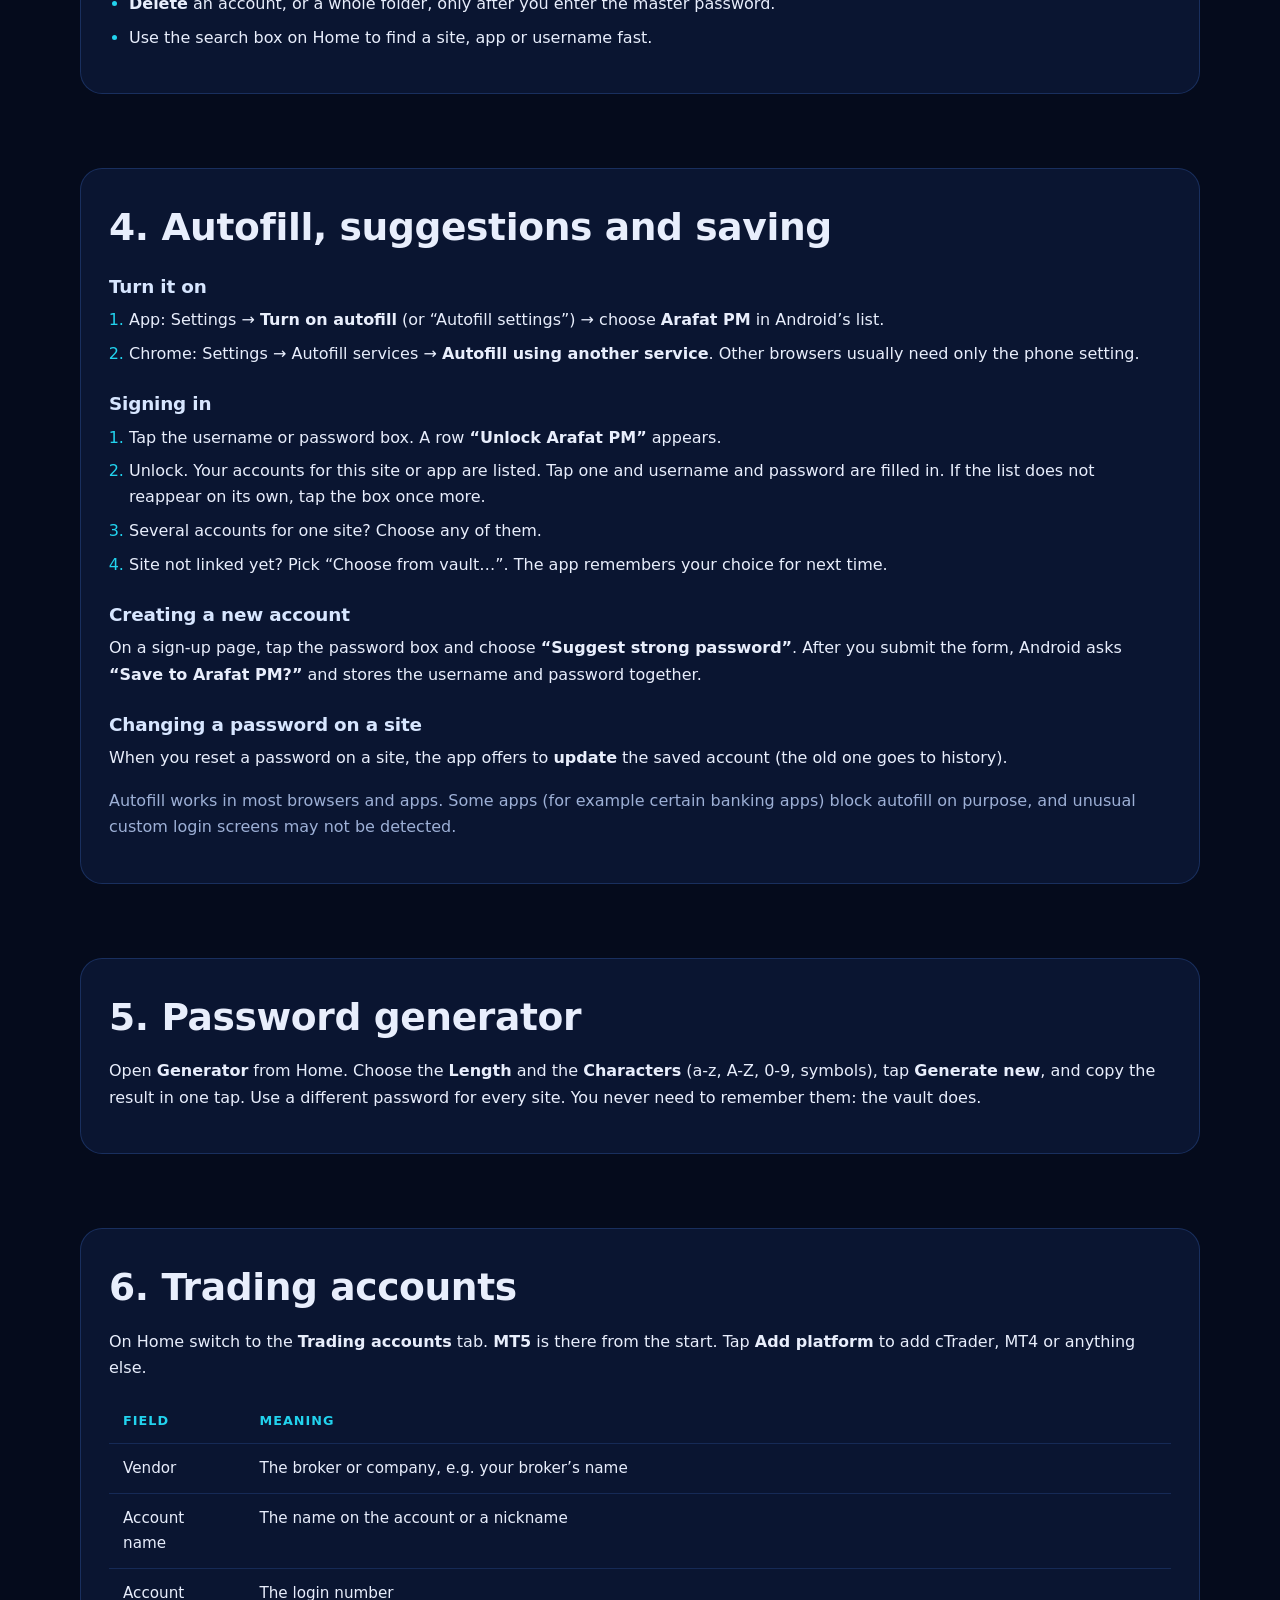
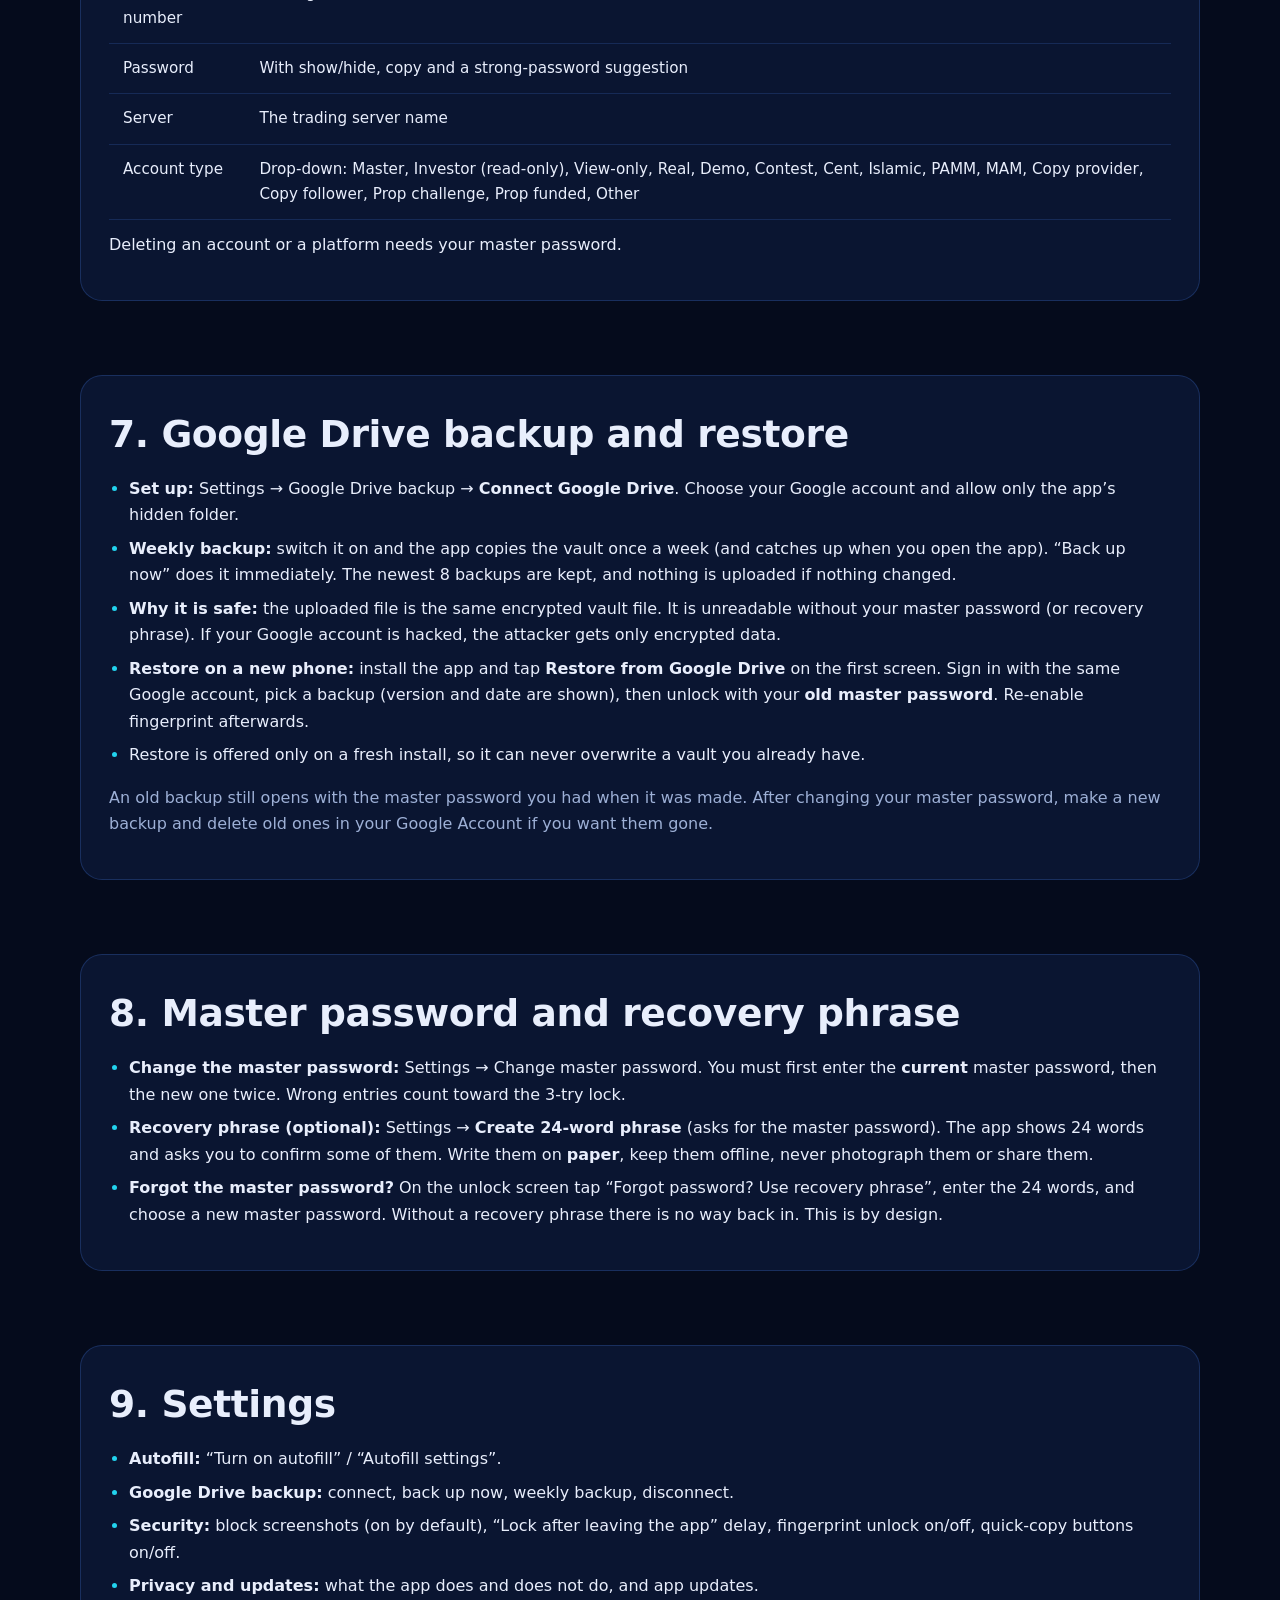
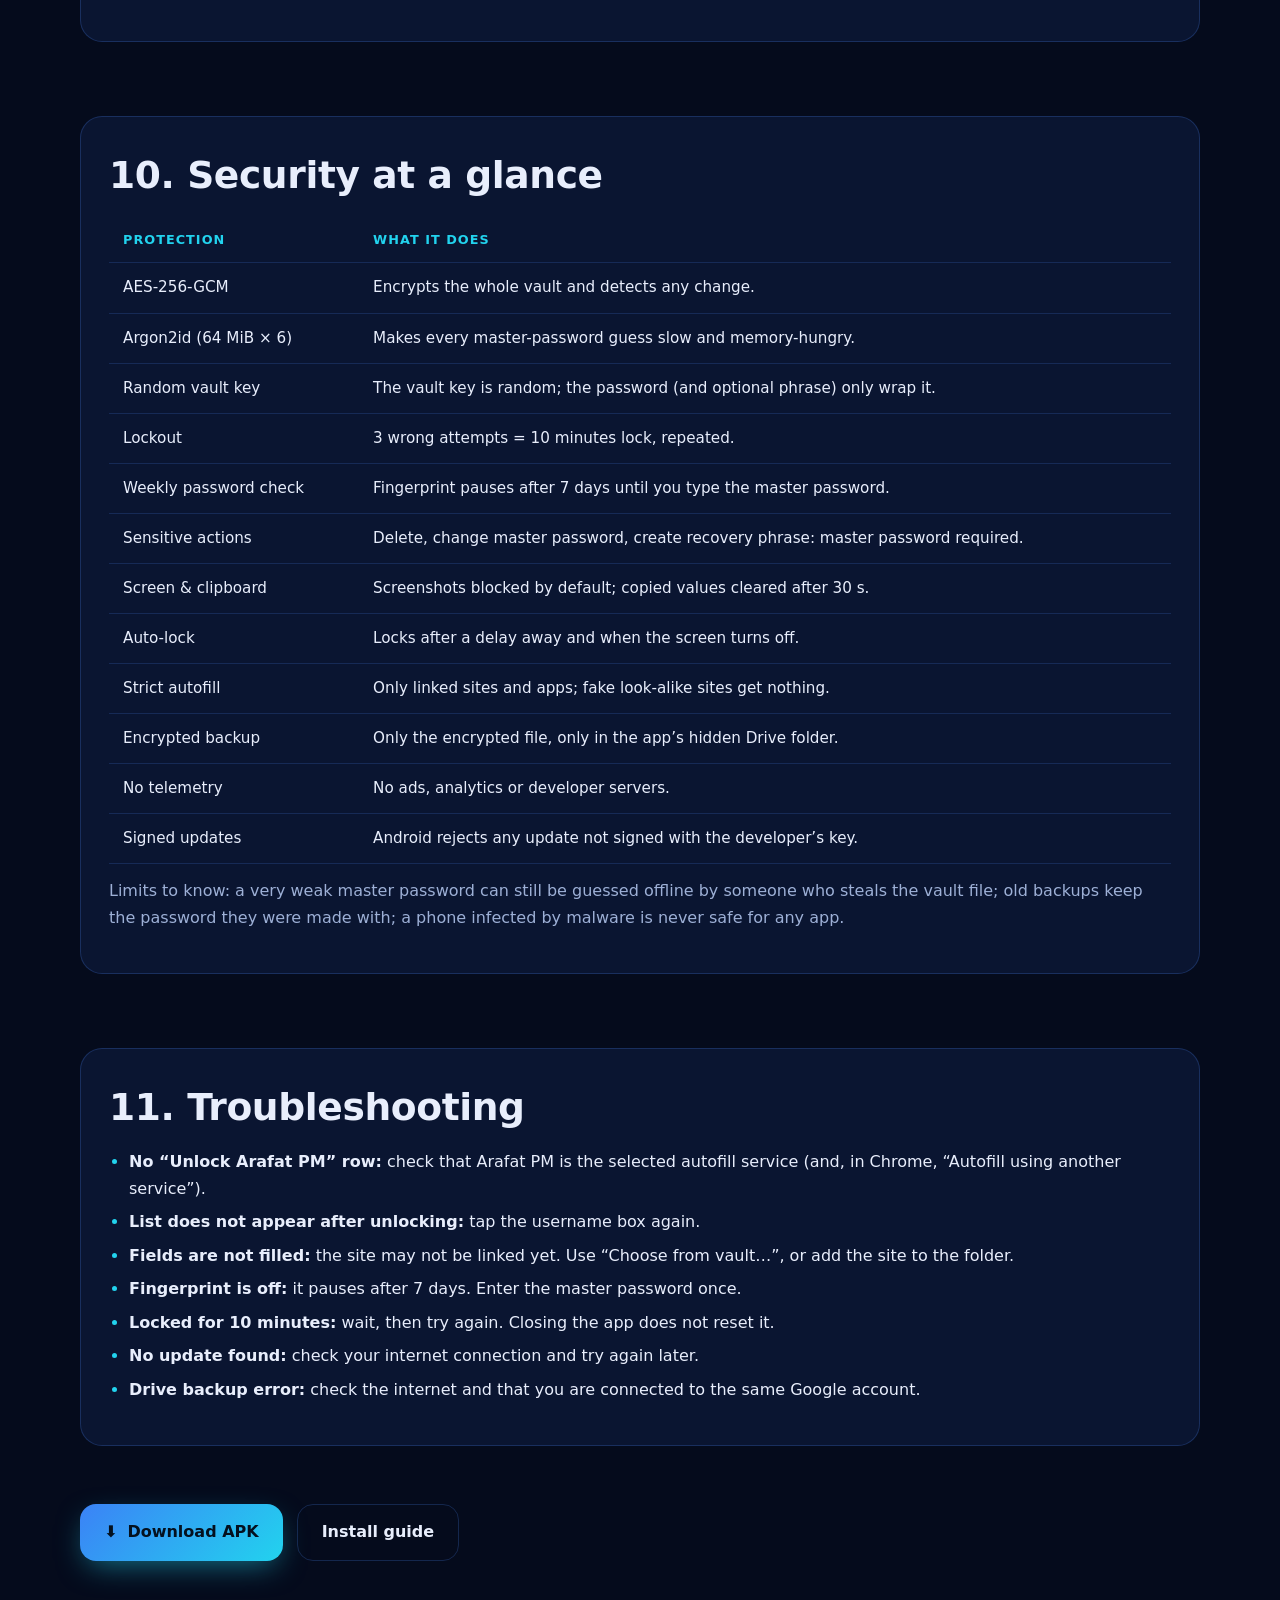
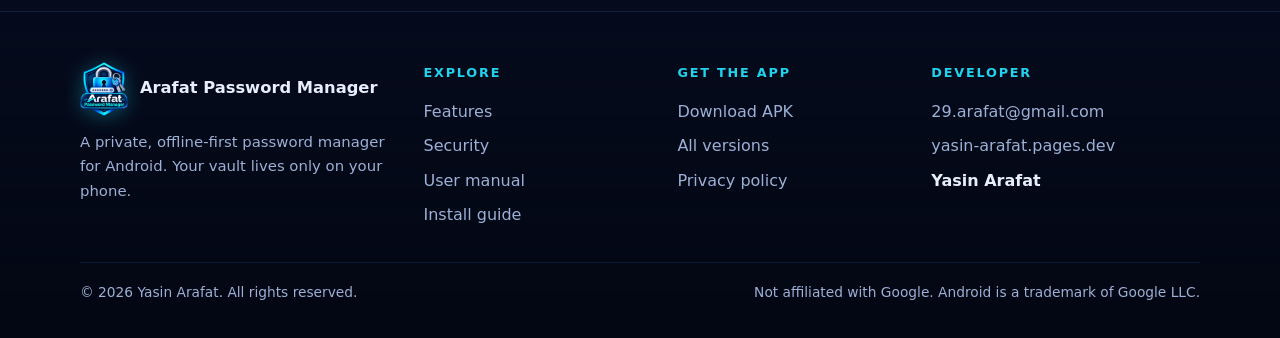
<file: manual.html>
<!doctype html>
<html lang="en"><head><meta charset="utf-8">
<meta name="viewport" content="width=device-width,initial-scale=1">
<title>User Manual | Arafat Password Manager</title>
<meta name="description" content="Complete bilingual (English and Bangla) user manual for Arafat Password Manager: setup, autofill, backup, recovery and security.">
<meta name="theme-color" content="#050b1c">
<meta property="og:title" content="User Manual | Arafat Password Manager"><meta property="og:description" content="Complete bilingual (English and Bangla) user manual for Arafat Password Manager: setup, autofill, backup, recovery and security.">
<meta property="og:image" content="assets/logo.png">
<link rel="icon" type="image/png" href="assets/favicon.png">
<link rel="stylesheet" href="style.css">
<noscript><style>html [data-l]{display:block!important}html span[data-l]{display:inline!important}</style></noscript>
</head><body id="top">
<header class="top"><div class="wrap bar">
  <a class="brand" href="index.html"><img src="assets/logo-sm.png" alt="Arafat Password Manager logo"><span>Arafat Password Manager</span></a>
  <nav class="main" aria-label="Main">
    <a class="hide-s" href="index.html#features"><span data-l="en">Features</span><span data-l="bn">ফিচার</span></a>
    <a class="hide-s" href="index.html#security"><span data-l="en">Security</span><span data-l="bn">নিরাপত্তা</span></a>
    <a class="hide-s" href="index.html#install"><span data-l="en">Install</span><span data-l="bn">ইন্সটল</span></a>
    <a class="hide-s" href="manual.html"><span data-l="en">Manual</span><span data-l="bn">ম্যানুয়াল</span></a>
    <a class="hide-s" href="index.html#developer"><span data-l="en">Developer</span><span data-l="bn">ডেভলপার</span></a>
    <div class="lang" role="group" aria-label="Language"><button type="button" data-set="en" aria-pressed="true">EN</button><button type="button" data-set="bn" aria-pressed="false">বাং</button></div>
    <a class="btn sm" href="https://github.com/29arafat/arafat-pm-site/releases/latest/download/app-release.apk" download><span data-l="en">Download</span><span data-l="bn">ডাউনলোড</span></a>
  </nav>
</div></header>
<main><div class="wrap doc">
<div class="page-head"><span class="kicker"><span data-l="en">User manual</span><span data-l="bn">ইউজার ম্যানুয়াল</span></span>
<h1 style="font-size:clamp(1.9rem,4.4vw,3rem)"><span data-l="en">How <span class="grad">Arafat Password Manager</span> works</span><span data-l="bn"><span class="grad">Arafat Password Manager</span> কীভাবে কাজ করে</span></h1>
<p class="lead"><span data-l="en">Everything you need, in English and Bangla. Use the EN / বাং switch in the header to change language.</span><span data-l="bn">যা যা জানা দরকার, ইংরেজি ও বাংলায়। ভাষা বদলাতে হেডারের EN / বাং সুইচ ব্যবহার করুন।</span></p>
<div class="toc"><a href="#start"><span data-l="en">First start</span><span data-l="bn">প্রথমবার</span></a><a href="#unlock"><span data-l="en">Unlock</span><span data-l="bn">আনলক</span></a><a href="#folders"><span data-l="en">Folders</span><span data-l="bn">ফোল্ডার</span></a><a href="#autofill"><span data-l="en">Autofill</span><span data-l="bn">অটোফিল</span></a><a href="#generator"><span data-l="en">Generator</span><span data-l="bn">জেনারেটর</span></a><a href="#trading"><span data-l="en">Trading</span><span data-l="bn">ট্রেডিং</span></a><a href="#backup"><span data-l="en">Backup</span><span data-l="bn">ব্যাকআপ</span></a><a href="#recovery"><span data-l="en">Recovery</span><span data-l="bn">রিকভারি</span></a><a href="#settings"><span data-l="en">Settings</span><span data-l="bn">সেটিংস</span></a><a href="#safety"><span data-l="en">Security</span><span data-l="bn">নিরাপত্তা</span></a><a href="#faq"><span data-l="en">Help</span><span data-l="bn">সাহায্য</span></a></div></div>
<section id="start" style="padding:26px 0"><div class="panel reveal">
<h2><span data-l="en">1. First start</span><span data-l="bn">১. প্রথমবার চালু করা</span></h2>
<div data-l="en"><p>When you open the app for the first time you create your vault.</p>
<ol><li>Enter a <b>master password</b> (long, memorable, unique) and repeat it. A strength meter shows how strong it is.</li>
<li>The app offers a <b>24-word recovery phrase</b>. It is optional: you can add it now, later from Settings, or never.</li>
<li>If your phone has a fingerprint, you can switch on <b>fingerprint unlock</b>.</li></ol>
<p>The master password is the only key. It is never stored and never leaves the phone. Choose something you will never forget and nobody can guess.</p></div><div data-l="bn"><p>প্রথমবার অ্যাপ খুললে আপনি আপনার ভল্ট তৈরি করবেন।</p>
<ol><li>একটি <b>মাস্টার পাসওয়ার্ড</b> দিন (লম্বা, মনে রাখার মতো, অন্য কোথাও ব্যবহার করেননি এমন) এবং আবার লিখুন। স্ট্রেংথ মিটার দেখাবে কতটা শক্ত।</li>
<li>অ্যাপ <b>২৪ শব্দের রিকভারি ফ্রেজ</b> যোগ করার প্রস্তাব দেবে। এটি ঐচ্ছিক: এখন, পরে Settings থেকে, বা কখনোই না নিতে পারেন।</li>
<li>ফোনে ফিঙ্গারপ্রিন্ট থাকলে <b>ফিঙ্গারপ্রিন্ট আনলক</b> চালু করতে পারেন।</li></ol>
<p>মাস্টার পাসওয়ার্ডই একমাত্র চাবি। এটি কোথাও জমা থাকে না এবং ফোনের বাইরে যায় না। এমন কিছু দিন যা কখনো ভুলবেন না এবং কেউ আন্দাজ করতে পারবে না।</p></div>
</div></section><section id="unlock" style="padding:26px 0"><div class="panel reveal">
<h2><span data-l="en">2. Unlocking and the weekly check</span><span data-l="bn">২. আনলক ও সাপ্তাহিক যাচাই</span></h2>
<div data-l="en"><ul><li>Unlock with the master password, or with your fingerprint if enabled.</li>
<li><b>Three wrong attempts in a row</b> (password, fingerprint or recovery phrase) lock the app for <b>10 minutes</b>. After that you get three more tries.</li>
<li><b>Once a week the master password is required</b>, even if fingerprint is on. The app shows a note explaining why fingerprint is paused. This keeps the password fresh in your memory.</li>
<li>The vault <b>locks automatically</b> after you leave the app for the delay you choose in Settings, and immediately when the screen turns off.</li></ul></div><div data-l="bn"><ul><li>মাস্টার পাসওয়ার্ড দিয়ে, অথবা চালু থাকলে ফিঙ্গারপ্রিন্ট দিয়ে আনলক করুন।</li>
<li><b>পরপর তিনবার ভুল</b> (পাসওয়ার্ড, ফিঙ্গারপ্রিন্ট বা রিকভারি ফ্রেজ) হলে অ্যাপ <b>১০ মিনিটের</b> জন্য লক হয়। তারপর আবার তিনবার সুযোগ পাবেন।</li>
<li><b>সপ্তাহে একবার মাস্টার পাসওয়ার্ড বাধ্যতামূলক</b>, ফিঙ্গারপ্রিন্ট চালু থাকলেও। কেন ফিঙ্গারপ্রিন্ট বন্ধ, তা অ্যাপ একটি নোটে জানায়। এতে পাসওয়ার্ড আপনার মনে তাজা থাকে।</li>
<li>Settings-এ ঠিক করা সময় অ্যাপের বাইরে থাকলে ভল্ট <b>নিজে লক</b> হয়, আর স্ক্রিন বন্ধ হলে সঙ্গে সঙ্গে।</li></ul></div>
</div></section><section id="folders" style="padding:26px 0"><div class="panel reveal">
<h2><span data-l="en">3. Folders and accounts</span><span data-l="bn">৩. ফোল্ডার ও অ্যাকাউন্ট</span></h2>
<div data-l="en"><ul><li>Each <b>site or app has its own folder</b>. Inside it you can keep several accounts (usernames and passwords), because you may have more than one account on the same site.</li>
<li><b>New folder:</b> Home → “New folder”, then name it and add your first account (username, password, optional note).</li>
<li><b>Links:</b> a folder can be linked to a site (for example <code>tradingview.com</code>) or an app. Autofill uses only these links.</li>
<li><b>One-tap copy</b> next to every username and password (can be turned off in Settings). The clipboard clears after 30 seconds.</li>
<li><b>Edit or reset</b> a password any time. The last 5 old passwords are kept in history.</li>
<li><b>Delete</b> an account, or a whole folder, only after you enter the master password.</li>
<li>Use the search box on Home to find a site, app or username fast.</li></ul></div><div data-l="bn"><ul><li>প্রতিটি <b>সাইট বা অ্যাপের আলাদা ফোল্ডার</b>। ভেতরে একাধিক অ্যাকাউন্ট (ইউজারনেম ও পাসওয়ার্ড) রাখা যায়, কারণ একই সাইটে একাধিক অ্যাকাউন্ট থাকতে পারে।</li>
<li><b>নতুন ফোল্ডার:</b> Home → “New folder”, নাম দিন এবং প্রথম অ্যাকাউন্ট (ইউজারনেম, পাসওয়ার্ড, ঐচ্ছিক নোট) যোগ করুন।</li>
<li><b>লিংক:</b> ফোল্ডারকে সাইটের (যেমন <code>tradingview.com</code>) বা অ্যাপের সঙ্গে লিংক করা যায়। অটোফিল শুধু এই লিংকগুলোই ব্যবহার করে।</li>
<li>প্রতিটি ইউজারনেম ও পাসওয়ার্ডের পাশে <b>এক ট্যাপে কপি</b> (Settings থেকে বন্ধ করা যায়)। ক্লিপবোর্ড ৩০ সেকেন্ডে পরিষ্কার হয়।</li>
<li>যেকোনো সময় পাসওয়ার্ড <b>এডিট বা রিসেট</b> করুন। আগের ৫টি পাসওয়ার্ড ইতিহাসে থাকে।</li>
<li>অ্যাকাউন্ট বা পুরো ফোল্ডার <b>মুছতে</b> হলে আগে মাস্টার পাসওয়ার্ড দিতে হবে।</li>
<li>Home-এর সার্চ বক্সে সাইট, অ্যাপ বা ইউজারনেম লিখে দ্রুত খুঁজুন।</li></ul></div>
</div></section><section id="autofill" style="padding:26px 0"><div class="panel reveal">
<h2><span data-l="en">4. Autofill, suggestions and saving</span><span data-l="bn">৪. অটোফিল, প্রস্তাব ও সেভ</span></h2>
<div data-l="en"><h3>Turn it on</h3>
<ol><li>App: Settings → <b>Turn on autofill</b> (or “Autofill settings”) → choose <b>Arafat PM</b> in Android’s list.</li>
<li>Chrome: Settings → Autofill services → <b>Autofill using another service</b>. Other browsers usually need only the phone setting.</li></ol>
<h3>Signing in</h3>
<ol><li>Tap the username or password box. A row <b>“Unlock Arafat PM”</b> appears.</li>
<li>Unlock. Your accounts for this site or app are listed. Tap one and username and password are filled in. If the list does not reappear on its own, tap the box once more.</li>
<li>Several accounts for one site? Choose any of them.</li>
<li>Site not linked yet? Pick “Choose from vault…”. The app remembers your choice for next time.</li></ol>
<h3>Creating a new account</h3>
<p>On a sign-up page, tap the password box and choose <b>“Suggest strong password”</b>. After you submit the form, Android asks <b>“Save to Arafat PM?”</b> and stores the username and password together.</p>
<h3>Changing a password on a site</h3>
<p>When you reset a password on a site, the app offers to <b>update</b> the saved account (the old one goes to history).</p>
<p class="muted">Autofill works in most browsers and apps. Some apps (for example certain banking apps) block autofill on purpose, and unusual custom login screens may not be detected.</p></div><div data-l="bn"><h3>চালু করুন</h3>
<ol><li>অ্যাপ: Settings → <b>Turn on autofill</b> (বা “Autofill settings”) → Android-এর তালিকায় <b>Arafat PM</b> বেছে নিন।</li>
<li>Chrome: Settings → Autofill services → <b>Autofill using another service</b>। অন্য ব্রাউজারে সাধারণত শুধু ফোনের সেটিংই যথেষ্ট।</li></ol>
<h3>লগইন করা</h3>
<ol><li>ইউজারনেম বা পাসওয়ার্ডের ঘরে চাপুন। <b>“Unlock Arafat PM”</b> সারিটি আসবে।</li>
<li>আনলক করুন। এই সাইট বা অ্যাপের অ্যাকাউন্টগুলোর তালিকা আসবে। একটিতে চাপলে ইউজারনেম ও পাসওয়ার্ড বসে যাবে। তালিকা নিজে না এলে ঘরে আরেকবার চাপুন।</li>
<li>একই সাইটে একাধিক অ্যাকাউন্ট থাকলে যেকোনো একটি বেছে নিন।</li>
<li>সাইট এখনো লিংক করা না থাকলে “Choose from vault…” থেকে বাছুন। অ্যাপ পরের বারের জন্য মনে রাখবে।</li></ol>
<h3>নতুন অ্যাকাউন্ট খোলা</h3>
<p>সাইন-আপ পেজে পাসওয়ার্ডের ঘরে চাপুন এবং <b>“Suggest strong password”</b> বাছুন। ফর্ম সাবমিটের পর Android জিজ্ঞেস করবে <b>“Save to Arafat PM?”</b>, এবং ইউজারনেম ও পাসওয়ার্ড একসঙ্গে সেভ হবে।</p>
<h3>সাইটে পাসওয়ার্ড বদলালে</h3>
<p>কোনো সাইটে পাসওয়ার্ড রিসেট করলে অ্যাপ সেভ করা অ্যাকাউন্ট <b>আপডেট</b> করার প্রস্তাব দেয় (পুরোনোটি ইতিহাসে যায়)।</p>
<p class="muted">অটোফিল বেশিরভাগ ব্রাউজার ও অ্যাপে কাজ করে। কিছু অ্যাপ (যেমন কিছু ব্যাংকিং অ্যাপ) ইচ্ছা করেই অটোফিল আটকায়, আর অস্বাভাবিক লগইন স্ক্রিন চিনতে নাও পারে।</p></div>
</div></section><section id="generator" style="padding:26px 0"><div class="panel reveal">
<h2><span data-l="en">5. Password generator</span><span data-l="bn">৫. পাসওয়ার্ড জেনারেটর</span></h2>
<div data-l="en"><p>Open <b>Generator</b> from Home. Choose the <b>Length</b> and the <b>Characters</b> (a-z, A-Z, 0-9, symbols), tap <b>Generate new</b>, and copy the result in one tap. Use a different password for every site. You never need to remember them: the vault does.</p></div><div data-l="bn"><p>Home থেকে <b>Generator</b> খুলুন। <b>Length</b> ও <b>Characters</b> (a-z, A-Z, 0-9, চিহ্ন) বেছে <b>Generate new</b> চাপুন এবং এক ট্যাপে কপি করুন। প্রতিটি সাইটের জন্য আলাদা পাসওয়ার্ড দিন। মনে রাখতে হবে না, ভল্টই মনে রাখবে।</p></div>
</div></section><section id="trading" style="padding:26px 0"><div class="panel reveal">
<h2><span data-l="en">6. Trading accounts</span><span data-l="bn">৬. ট্রেডিং অ্যাকাউন্ট</span></h2>
<div data-l="en"><p>On Home switch to the <b>Trading accounts</b> tab. <b>MT5</b> is there from the start. Tap <b>Add platform</b> to add cTrader, MT4 or anything else.</p>
<div class="tablewrap"><table><thead><tr><th>Field</th><th>Meaning</th></tr></thead><tbody>
<tr><td>Vendor</td><td>The broker or company, e.g. your broker’s name</td></tr>
<tr><td>Account name</td><td>The name on the account or a nickname</td></tr>
<tr><td>Account number</td><td>The login number</td></tr>
<tr><td>Password</td><td>With show/hide, copy and a strong-password suggestion</td></tr>
<tr><td>Server</td><td>The trading server name</td></tr>
<tr><td>Account type</td><td>Drop-down: Master, Investor (read-only), View-only, Real, Demo, Contest, Cent, Islamic, PAMM, MAM, Copy provider, Copy follower, Prop challenge, Prop funded, Other</td></tr></tbody></table></div>
<p style="margin-top:12px">Deleting an account or a platform needs your master password.</p></div><div data-l="bn"><p>Home-এ <b>Trading accounts</b> ট্যাবে যান। শুরু থেকেই <b>MT5</b> আছে। cTrader, MT4 বা অন্য কিছু যোগ করতে <b>Add platform</b> চাপুন।</p>
<div class="tablewrap"><table><thead><tr><th>ঘর</th><th>মানে</th></tr></thead><tbody>
<tr><td>Vendor</td><td>ব্রোকার বা কোম্পানির নাম</td></tr>
<tr><td>Account name</td><td>অ্যাকাউন্টের নাম বা ডাকনাম</td></tr>
<tr><td>Account number</td><td>লগইন নম্বর</td></tr>
<tr><td>Password</td><td>দেখা/লুকানো, কপি ও শক্তিশালী পাসওয়ার্ডের প্রস্তাবসহ</td></tr>
<tr><td>Server</td><td>ট্রেডিং সার্ভারের নাম</td></tr>
<tr><td>Account type</td><td>ড্রপডাউন: Master, Investor (শুধু দেখার), View-only, Real, Demo, Contest, Cent, Islamic, PAMM, MAM, Copy provider, Copy follower, Prop challenge, Prop funded, Other</td></tr></tbody></table></div>
<p style="margin-top:12px">অ্যাকাউন্ট বা প্ল্যাটফর্ম মুছতে মাস্টার পাসওয়ার্ড লাগে।</p></div>
</div></section><section id="backup" style="padding:26px 0"><div class="panel reveal">
<h2><span data-l="en">7. Google Drive backup and restore</span><span data-l="bn">৭. গুগল ড্রাইভ ব্যাকআপ ও রিস্টোর</span></h2>
<div data-l="en"><ul><li><b>Set up:</b> Settings → Google Drive backup → <b>Connect Google Drive</b>. Choose your Google account and allow only the app’s hidden folder.</li>
<li><b>Weekly backup:</b> switch it on and the app copies the vault once a week (and catches up when you open the app). “Back up now” does it immediately. The newest 8 backups are kept, and nothing is uploaded if nothing changed.</li>
<li><b>Why it is safe:</b> the uploaded file is the same encrypted vault file. It is unreadable without your master password (or recovery phrase). If your Google account is hacked, the attacker gets only encrypted data.</li>
<li><b>Restore on a new phone:</b> install the app and tap <b>Restore from Google Drive</b> on the first screen. Sign in with the same Google account, pick a backup (version and date are shown), then unlock with your <b>old master password</b>. Re-enable fingerprint afterwards.</li>
<li>Restore is offered only on a fresh install, so it can never overwrite a vault you already have.</li></ul>
<p class="muted">An old backup still opens with the master password you had when it was made. After changing your master password, make a new backup and delete old ones in your Google Account if you want them gone.</p></div><div data-l="bn"><ul><li><b>চালু করা:</b> Settings → Google Drive backup → <b>Connect Google Drive</b>। আপনার Google অ্যাকাউন্ট বেছে শুধু অ্যাপের লুকানো ফোল্ডারের অনুমতি দিন।</li>
<li><b>সাপ্তাহিক ব্যাকআপ:</b> চালু করলে অ্যাপ সপ্তাহে একবার ভল্ট কপি করে (অ্যাপ খুললেও বাকি থাকলে করে নেয়)। “Back up now” সঙ্গে সঙ্গে করে। সর্বশেষ ৮টি ব্যাকআপ রাখা হয়, কিছু না বদলালে নতুন আপলোড হয় না।</li>
<li><b>কেন নিরাপদ:</b> আপলোড হওয়া ফাইল একই এনক্রিপ্টেড ভল্ট ফাইল। মাস্টার পাসওয়ার্ড (বা রিকভারি ফ্রেজ) ছাড়া এটি পড়া যায় না। Google অ্যাকাউন্ট হ্যাক হলেও হ্যাকার শুধু এনক্রিপ্টেড তথ্য পায়।</li>
<li><b>নতুন ফোনে রিস্টোর:</b> অ্যাপ ইন্সটল করে প্রথম স্ক্রিনে <b>Restore from Google Drive</b> চাপুন। একই Google অ্যাকাউন্টে সাইন-ইন করুন, ব্যাকআপ বাছুন (ভার্সন ও তারিখ দেখানো হয়), তারপর <b>পুরোনো মাস্টার পাসওয়ার্ড</b> দিয়ে আনলক করুন। এরপর ফিঙ্গারপ্রিন্ট আবার চালু করুন।</li>
<li>রিস্টোর শুধু একদম নতুন ইন্সটলে দেখায়, তাই আপনার বর্তমান ভল্ট কখনো ভুলে মুছে যাবে না।</li></ul>
<p class="muted">পুরোনো ব্যাকআপ তৈরির সময়ের মাস্টার পাসওয়ার্ডেই খোলে। মাস্টার পাসওয়ার্ড বদলালে নতুন ব্যাকআপ নিন, আর পুরোনোগুলো সরাতে চাইলে Google অ্যাকাউন্ট থেকে মুছুন।</p></div>
</div></section><section id="recovery" style="padding:26px 0"><div class="panel reveal">
<h2><span data-l="en">8. Master password and recovery phrase</span><span data-l="bn">৮. মাস্টার পাসওয়ার্ড ও রিকভারি ফ্রেজ</span></h2>
<div data-l="en"><ul><li><b>Change the master password:</b> Settings → Change master password. You must first enter the <b>current</b> master password, then the new one twice. Wrong entries count toward the 3-try lock.</li>
<li><b>Recovery phrase (optional):</b> Settings → <b>Create 24-word phrase</b> (asks for the master password). The app shows 24 words and asks you to confirm some of them. Write them on <b>paper</b>, keep them offline, never photograph them or share them.</li>
<li><b>Forgot the master password?</b> On the unlock screen tap “Forgot password? Use recovery phrase”, enter the 24 words, and choose a new master password. Without a recovery phrase there is no way back in. This is by design.</li></ul></div><div data-l="bn"><ul><li><b>মাস্টার পাসওয়ার্ড বদল:</b> Settings → Change master password। আগে <b>বর্তমান</b> মাস্টার পাসওয়ার্ড দিতে হবে, তারপর নতুনটি দুইবার। ভুল দিলে ৩ বারের লকে গণনা হয়।</li>
<li><b>রিকভারি ফ্রেজ (ঐচ্ছিক):</b> Settings → <b>Create 24-word phrase</b> (মাস্টার পাসওয়ার্ড চাইবে)। অ্যাপ ২৪টি শব্দ দেখাবে ও কয়েকটি যাচাই করতে বলবে। শব্দগুলো <b>কাগজে</b> লিখে অফলাইনে রাখুন; ছবি তুলবেন না, কাউকে দেবেন না।</li>
<li><b>মাস্টার পাসওয়ার্ড ভুলে গেলে?</b> আনলক স্ক্রিনে “Forgot password? Use recovery phrase” চাপুন, ২৪ শব্দ দিন এবং নতুন মাস্টার পাসওয়ার্ড বাছুন। রিকভারি ফ্রেজ না থাকলে ফেরার উপায় নেই। এটি ইচ্ছাকৃত নকশা।</li></ul></div>
</div></section><section id="settings" style="padding:26px 0"><div class="panel reveal">
<h2><span data-l="en">9. Settings</span><span data-l="bn">৯. সেটিংস</span></h2>
<div data-l="en"><ul><li><b>Autofill:</b> “Turn on autofill” / “Autofill settings”.</li>
<li><b>Google Drive backup:</b> connect, back up now, weekly backup, disconnect.</li>
<li><b>Security:</b> block screenshots (on by default), “Lock after leaving the app” delay, fingerprint unlock on/off, quick-copy buttons on/off.</li>
<li><b>Privacy and updates:</b> what the app does and does not do, and app updates.</li></ul></div><div data-l="bn"><ul><li><b>Autofill:</b> “Turn on autofill” / “Autofill settings”।</li>
<li><b>Google Drive backup:</b> সংযোগ, এখনই ব্যাকআপ, সাপ্তাহিক ব্যাকআপ, সংযোগ বিচ্ছিন্ন।</li>
<li><b>Security:</b> স্ক্রিনশট বন্ধ (ডিফল্ট চালু), “Lock after leaving the app” সময়, ফিঙ্গারপ্রিন্ট আনলক চালু/বন্ধ, কুইক-কপি বাটন চালু/বন্ধ।</li>
<li><b>Privacy ও আপডেট:</b> অ্যাপ কী করে ও কী করে না, এবং অ্যাপ আপডেট।</li></ul></div>
</div></section><section id="safety" style="padding:26px 0"><div class="panel reveal">
<h2><span data-l="en">10. Security at a glance</span><span data-l="bn">১০. এক নজরে নিরাপত্তা</span></h2>
<div class="tablewrap"><table><thead><tr><th><span data-l="en">Protection</span><span data-l="bn">সুরক্ষা</span></th><th><span data-l="en">What it does</span><span data-l="bn">কী করে</span></th></tr></thead><tbody>
<tr><td>AES-256-GCM</td><td><span data-l="en">Encrypts the whole vault and detects any change.</span><span data-l="bn">পুরো ভল্ট এনক্রিপ্ট করে এবং যেকোনো পরিবর্তন ধরে।</span></td></tr>
<tr><td>Argon2id (64 MiB × 6)</td><td><span data-l="en">Makes every master-password guess slow and memory-hungry.</span><span data-l="bn">মাস্টার পাসওয়ার্ডের প্রতিটি আন্দাজকে ধীর ও মেমরি-খরুচে করে।</span></td></tr>
<tr><td><span data-l="en">Random vault key</span><span data-l="bn">এলোমেলো ভল্ট-কী</span></td><td><span data-l="en">The vault key is random; the password (and optional phrase) only wrap it.</span><span data-l="bn">ভল্ট-কী এলোমেলো; পাসওয়ার্ড (ও ঐচ্ছিক ফ্রেজ) শুধু তাকে মুড়ে রাখে।</span></td></tr>
<tr><td><span data-l="en">Lockout</span><span data-l="bn">লকআউট</span></td><td><span data-l="en">3 wrong attempts = 10 minutes lock, repeated.</span><span data-l="bn">৩ বার ভুল = ১০ মিনিট লক, বারবার।</span></td></tr>
<tr><td><span data-l="en">Weekly password check</span><span data-l="bn">সাপ্তাহিক পাসওয়ার্ড যাচাই</span></td><td><span data-l="en">Fingerprint pauses after 7 days until you type the master password.</span><span data-l="bn">৭ দিন পর মাস্টার পাসওয়ার্ড না দেওয়া পর্যন্ত ফিঙ্গারপ্রিন্ট বন্ধ।</span></td></tr>
<tr><td><span data-l="en">Sensitive actions</span><span data-l="bn">স্পর্শকাতর কাজ</span></td><td><span data-l="en">Delete, change master password, create recovery phrase: master password required.</span><span data-l="bn">মোছা, মাস্টার পাসওয়ার্ড বদল, রিকভারি ফ্রেজ তৈরি: মাস্টার পাসওয়ার্ড লাগে।</span></td></tr>
<tr><td><span data-l="en">Screen &amp; clipboard</span><span data-l="bn">স্ক্রিন ও ক্লিপবোর্ড</span></td><td><span data-l="en">Screenshots blocked by default; copied values cleared after 30 s.</span><span data-l="bn">ডিফল্টভাবে স্ক্রিনশট বন্ধ; কপি করা তথ্য ৩০ সেকেন্ডে মুছে যায়।</span></td></tr>
<tr><td><span data-l="en">Auto-lock</span><span data-l="bn">অটো-লক</span></td><td><span data-l="en">Locks after a delay away and when the screen turns off.</span><span data-l="bn">কিছুক্ষণ বাইরে থাকলে ও স্ক্রিন বন্ধ হলে লক।</span></td></tr>
<tr><td><span data-l="en">Strict autofill</span><span data-l="bn">কড়া অটোফিল</span></td><td><span data-l="en">Only linked sites and apps; fake look-alike sites get nothing.</span><span data-l="bn">শুধু লিংক করা সাইট ও অ্যাপ; নকল সাইট কিছুই পায় না।</span></td></tr>
<tr><td><span data-l="en">Encrypted backup</span><span data-l="bn">এনক্রিপ্টেড ব্যাকআপ</span></td><td><span data-l="en">Only the encrypted file, only in the app’s hidden Drive folder.</span><span data-l="bn">শুধু এনক্রিপ্টেড ফাইল, শুধু অ্যাপের লুকানো Drive ফোল্ডারে।</span></td></tr>
<tr><td><span data-l="en">No telemetry</span><span data-l="bn">কোনো ট্র্যাকিং নেই</span></td><td><span data-l="en">No ads, analytics or developer servers.</span><span data-l="bn">বিজ্ঞাপন, অ্যানালিটিক্স বা ডেভলপারের সার্ভার নেই।</span></td></tr>
<tr><td><span data-l="en">Signed updates</span><span data-l="bn">সইকৃত আপডেট</span></td><td><span data-l="en">Android rejects any update not signed with the developer’s key.</span><span data-l="bn">ডেভলপারের চাবিতে সই না থাকলে Android আপডেট প্রত্যাখ্যান করে।</span></td></tr>
</tbody></table></div>
<p class="muted" style="margin-top:14px"><span data-l="en">Limits to know: a very weak master password can still be guessed offline by someone who steals the vault file; old backups keep the password they were made with; a phone infected by malware is never safe for any app.</span><span data-l="bn">জেনে রাখুন: খুব দুর্বল মাস্টার পাসওয়ার্ড হলে ভল্ট ফাইল চুরি করে অফলাইনে আন্দাজ করা সম্ভব; পুরোনো ব্যাকআপ তৈরির সময়ের পাসওয়ার্ডেই থাকে; ম্যালওয়্যারে আক্রান্ত ফোন কোনো অ্যাপের জন্যই নিরাপদ নয়।</span></p>
</div></section><section id="faq" style="padding:26px 0"><div class="panel reveal">
<h2><span data-l="en">11. Troubleshooting</span><span data-l="bn">১১. সমস্যা সমাধান</span></h2>
<div data-l="en"><ul><li><b>No “Unlock Arafat PM” row:</b> check that Arafat PM is the selected autofill service (and, in Chrome, “Autofill using another service”).</li>
<li><b>List does not appear after unlocking:</b> tap the username box again.</li>
<li><b>Fields are not filled:</b> the site may not be linked yet. Use “Choose from vault…”, or add the site to the folder.</li>
<li><b>Fingerprint is off:</b> it pauses after 7 days. Enter the master password once.</li>
<li><b>Locked for 10 minutes:</b> wait, then try again. Closing the app does not reset it.</li>
<li><b>No update found:</b> check your internet connection and try again later.</li>
<li><b>Drive backup error:</b> check the internet and that you are connected to the same Google account.</li></ul></div><div data-l="bn"><ul><li><b>“Unlock Arafat PM” সারি আসছে না:</b> Arafat PM অটোফিল সার্ভিস হিসেবে বাছা আছে কিনা দেখুন (Chrome-এ “Autofill using another service”-ও)।</li>
<li><b>আনলকের পর তালিকা আসছে না:</b> ইউজারনেমের ঘরে আবার চাপুন।</li>
<li><b>ঘর ভরছে না:</b> সাইটটি হয়তো লিংক করা নেই। “Choose from vault…” ব্যবহার করুন, বা ফোল্ডারে সাইট যোগ করুন।</li>
<li><b>ফিঙ্গারপ্রিন্ট বন্ধ:</b> ৭ দিন পর থামে। একবার মাস্টার পাসওয়ার্ড দিন।</li>
<li><b>১০ মিনিটের লক:</b> অপেক্ষা করে আবার চেষ্টা করুন। অ্যাপ বন্ধ করলে রিসেট হয় না।</li>
<li><b>আপডেট পাচ্ছে না:</b> ইন্টারনেট দেখুন, পরে আবার চেষ্টা করুন।</li>
<li><b>Drive ব্যাকআপে ত্রুটি:</b> ইন্টারনেট ও একই Google অ্যাকাউন্টে সংযুক্ত আছেন কিনা দেখুন।</li></ul></div>
</div></section>
<div class="cta" style="margin:10px 0 0"><a class="btn" href="https://github.com/29arafat/arafat-pm-site/releases/latest/download/app-release.apk" download>⬇ <span data-l="en">Download APK</span><span data-l="bn">APK ডাউনলোড</span></a><a class="btn ghost" href="index.html#install"><span data-l="en">Install guide</span><span data-l="bn">ইন্সটল গাইড</span></a></div>
</div></main>
<footer><div class="wrap">
  <div class="foot">
    <div>
      <a class="brand" href="index.html"><img src="assets/logo-sm.png" alt=""><span>Arafat Password Manager</span></a>
      <p class="about" style="margin-top:14px"><span data-l="en">A private, offline-first password manager for Android. Your vault lives only on your phone.</span><span data-l="bn">অ্যান্ড্রয়েডের জন্য একটি ব্যক্তিগত, অফলাইন-ফার্স্ট পাসওয়ার্ড ম্যানেজার। আপনার ভল্ট থাকে শুধু আপনার ফোনে।</span></p>
    </div>
    <div><h4><span data-l="en">Explore</span><span data-l="bn">দেখুন</span></h4>
      <a href="index.html#features"><span data-l="en">Features</span><span data-l="bn">ফিচার</span></a>
      <a href="index.html#security"><span data-l="en">Security</span><span data-l="bn">নিরাপত্তা</span></a>
      <a href="manual.html"><span data-l="en">User manual</span><span data-l="bn">ইউজার ম্যানুয়াল</span></a>
      <a href="index.html#install"><span data-l="en">Install guide</span><span data-l="bn">ইন্সটল গাইড</span></a></div>
    <div><h4><span data-l="en">Get the app</span><span data-l="bn">অ্যাপ নিন</span></h4>
      <a href="https://github.com/29arafat/arafat-pm-site/releases/latest/download/app-release.apk" download><span data-l="en">Download APK</span><span data-l="bn">APK ডাউনলোড</span></a>
      <a href="https://github.com/29arafat/arafat-pm-site/releases"><span data-l="en">All versions</span><span data-l="bn">সব ভার্সন</span></a>
      <a href="privacy.html"><span data-l="en">Privacy policy</span><span data-l="bn">প্রাইভেসি পলিসি</span></a></div>
    <div><h4><span data-l="en">Developer</span><span data-l="bn">ডেভলপার</span></h4>
      <a href="mailto:29.arafat@gmail.com">29.arafat@gmail.com</a>
      <a href="https://yasin-arafat.pages.dev" target="_blank" rel="noopener">yasin-arafat.pages.dev</a>
      <a style="color:var(--text);font-weight:700">Yasin Arafat</a></div>
  </div>
  <div class="legal">
    <span>© 2026 Yasin Arafat. <span data-l="en">All rights reserved.</span><span data-l="bn">সর্বস্বত্ব সংরক্ষিত।</span></span>
    <span><span data-l="en">Not affiliated with Google. Android is a trademark of Google LLC.</span><span data-l="bn">Google-এর সঙ্গে সম্পর্কিত নয়। Android, Google LLC-এর ট্রেডমার্ক।</span></span>
  </div>
</div></footer>
<script src="site.js"></script>
</body></html>
</file>
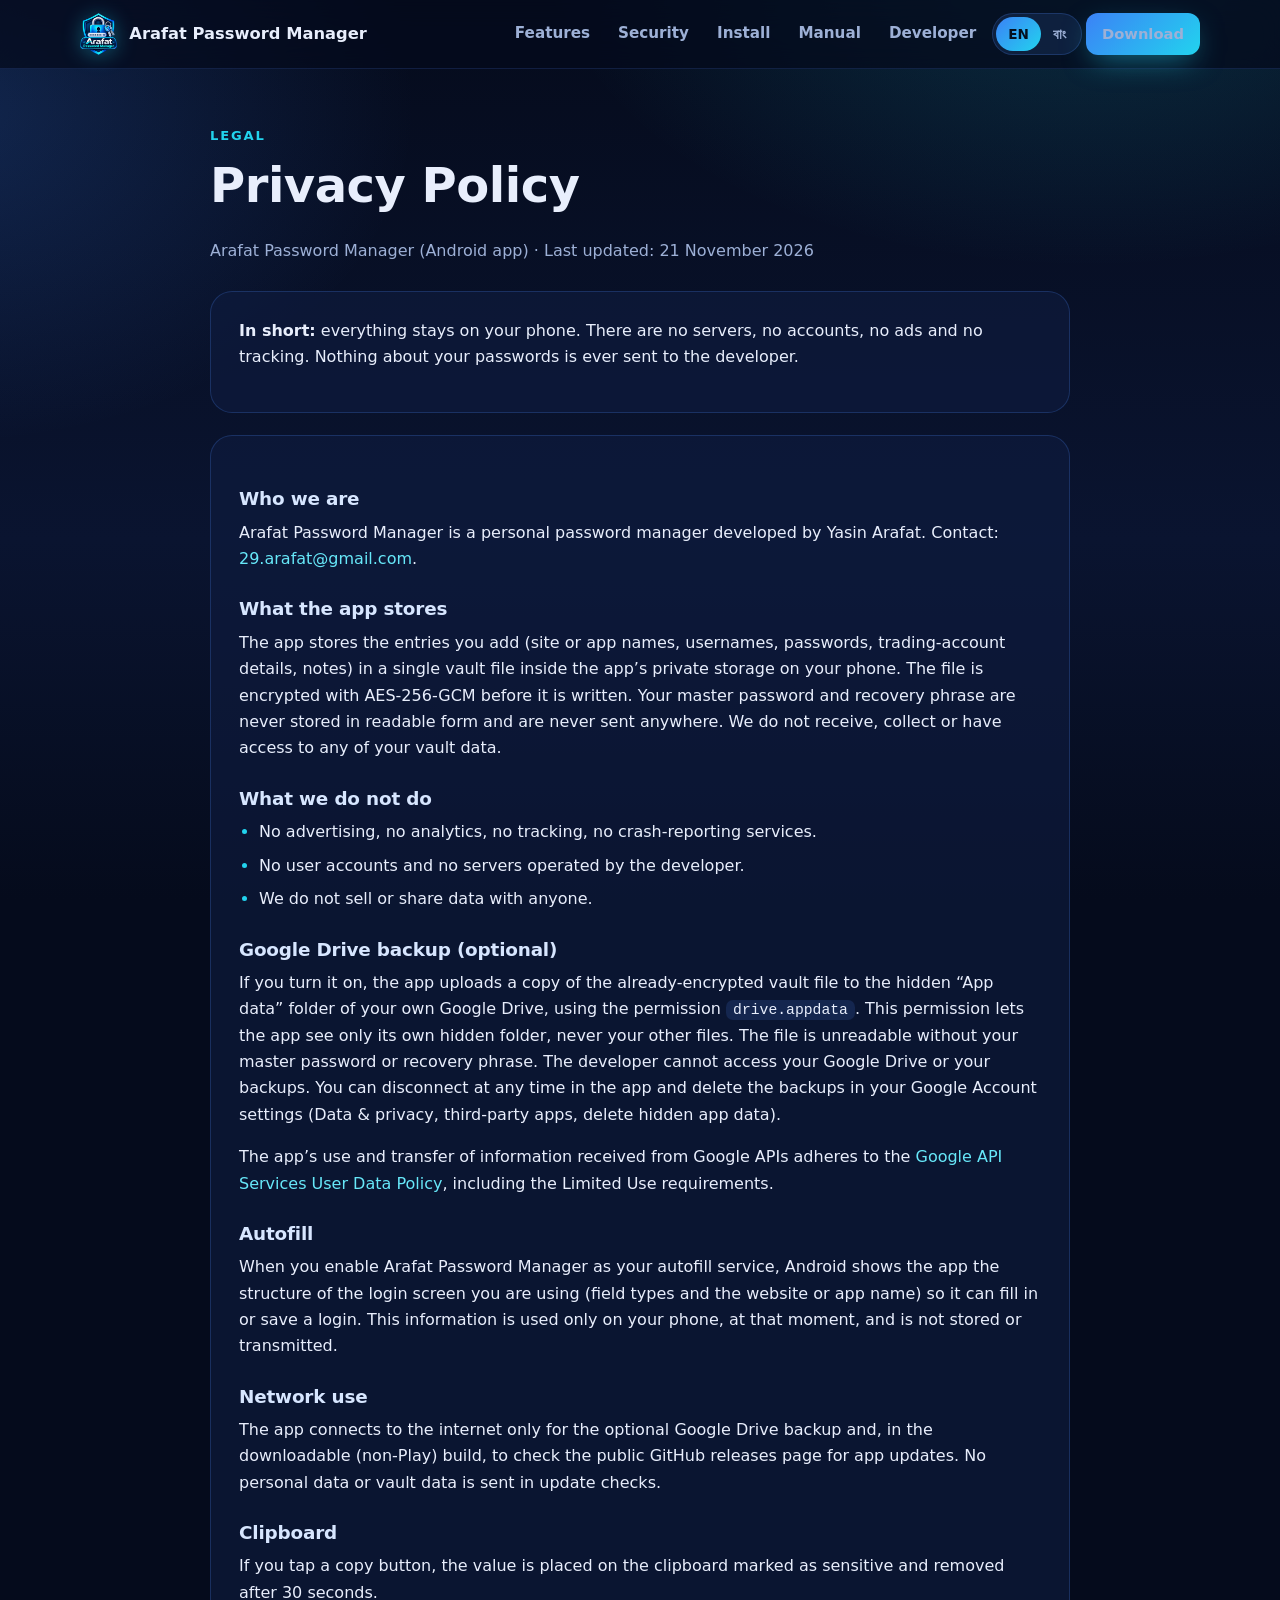
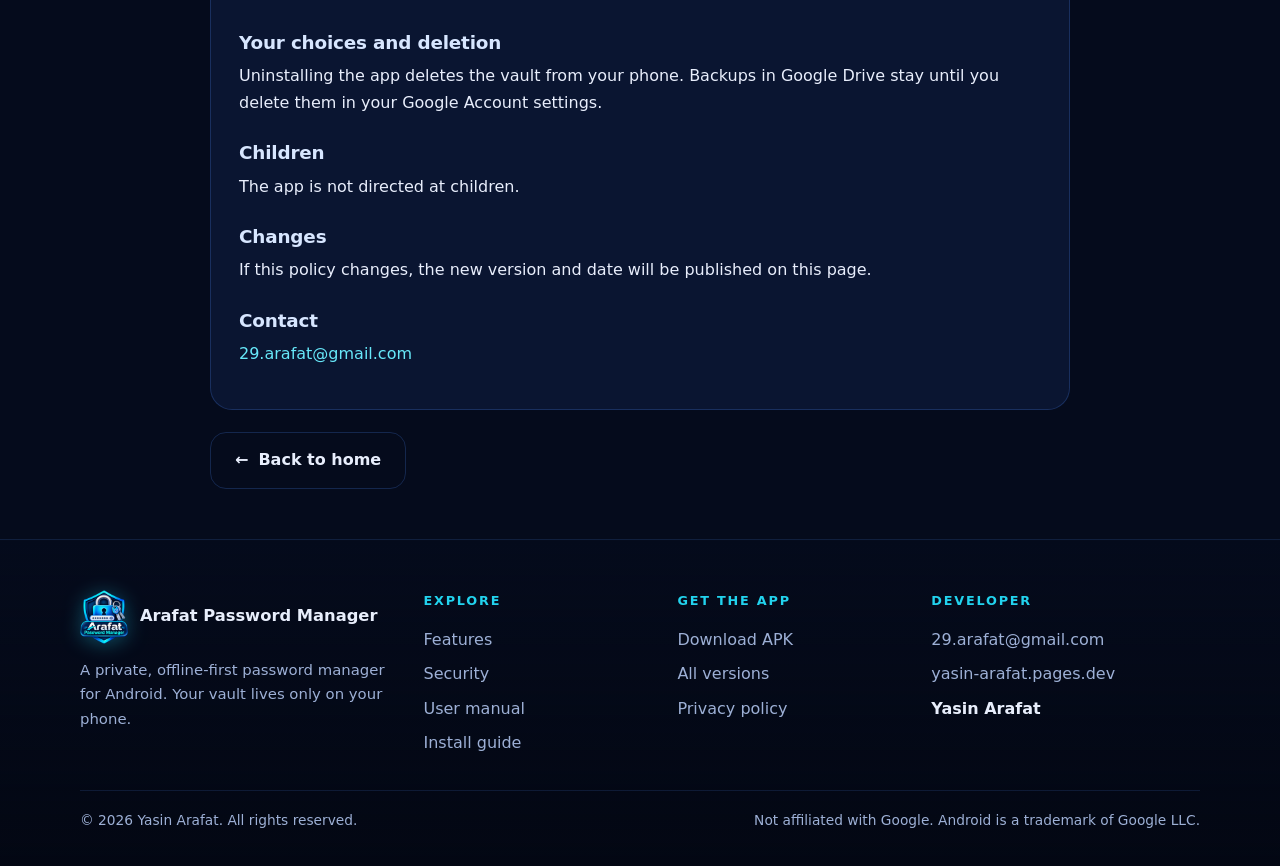
<file: privacy.html>
<!doctype html>
<html lang="en"><head><meta charset="utf-8">
<meta name="viewport" content="width=device-width,initial-scale=1">
<title>Privacy Policy | Arafat Password Manager</title>
<meta name="description" content="Privacy policy of Arafat Password Manager: what the app stores, what it never collects, and how the optional Google Drive backup works.">
<meta name="theme-color" content="#050b1c">
<meta property="og:title" content="Privacy Policy | Arafat Password Manager"><meta property="og:description" content="Privacy policy of Arafat Password Manager: what the app stores, what it never collects, and how the optional Google Drive backup works.">
<meta property="og:image" content="assets/logo.png">
<link rel="icon" type="image/png" href="assets/favicon.png">
<link rel="stylesheet" href="style.css">
<noscript><style>html [data-l]{display:block!important}html span[data-l]{display:inline!important}</style></noscript>
</head><body id="top">
<header class="top"><div class="wrap bar">
  <a class="brand" href="index.html"><img src="assets/logo-sm.png" alt="Arafat Password Manager logo"><span>Arafat Password Manager</span></a>
  <nav class="main" aria-label="Main">
    <a class="hide-s" href="index.html#features"><span data-l="en">Features</span><span data-l="bn">ফিচার</span></a>
    <a class="hide-s" href="index.html#security"><span data-l="en">Security</span><span data-l="bn">নিরাপত্তা</span></a>
    <a class="hide-s" href="index.html#install"><span data-l="en">Install</span><span data-l="bn">ইন্সটল</span></a>
    <a class="hide-s" href="manual.html"><span data-l="en">Manual</span><span data-l="bn">ম্যানুয়াল</span></a>
    <a class="hide-s" href="index.html#developer"><span data-l="en">Developer</span><span data-l="bn">ডেভলপার</span></a>
    <div class="lang" role="group" aria-label="Language"><button type="button" data-set="en" aria-pressed="true">EN</button><button type="button" data-set="bn" aria-pressed="false">বাং</button></div>
    <a class="btn sm" href="https://github.com/29arafat/arafat-pm-site/releases/latest/download/app-release.apk" download><span data-l="en">Download</span><span data-l="bn">ডাউনলোড</span></a>
  </nav>
</div></header>
<main><div class="wrap doc" style="max-width:860px">
<div class="page-head"><span class="kicker"><span data-l="en">Legal</span><span data-l="bn">আইনি</span></span>
<h1 style="font-size:clamp(1.9rem,4.4vw,3rem)"><span data-l="en">Privacy Policy</span><span data-l="bn">প্রাইভেসি পলিসি</span></h1>
<p class="muted">Arafat Password Manager (Android app) · Last updated: 21 November 2026</p></div>
<div class="panel">
<p><span data-l="en"><b>In short:</b> everything stays on your phone. There are no servers, no accounts, no ads and no tracking. Nothing about your passwords is ever sent to the developer.</span><span data-l="bn"><b>সংক্ষেপে:</b> সবকিছু থাকে আপনার ফোনেই। কোনো সার্ভার, অ্যাকাউন্ট, বিজ্ঞাপন বা ট্র্যাকিং নেই। আপনার পাসওয়ার্ডের কোনো তথ্য ডেভলপারের কাছে যায় না।</span></p></div>
<div class="panel">
<h3>Who we are</h3>
<p>Arafat Password Manager is a personal password manager developed by Yasin Arafat. Contact: <a href="mailto:29.arafat@gmail.com">29.arafat@gmail.com</a>.</p>
<h3>What the app stores</h3>
<p>The app stores the entries you add (site or app names, usernames, passwords, trading-account details, notes) in a single vault file inside the app’s private storage on your phone. The file is encrypted with AES-256-GCM before it is written. Your master password and recovery phrase are never stored in readable form and are never sent anywhere. We do not receive, collect or have access to any of your vault data.</p>
<h3>What we do not do</h3>
<ul><li>No advertising, no analytics, no tracking, no crash-reporting services.</li>
<li>No user accounts and no servers operated by the developer.</li>
<li>We do not sell or share data with anyone.</li></ul>
<h3>Google Drive backup (optional)</h3>
<p>If you turn it on, the app uploads a copy of the already-encrypted vault file to the hidden “App data” folder of your own Google Drive, using the permission <code>drive.appdata</code>. This permission lets the app see only its own hidden folder, never your other files. The file is unreadable without your master password or recovery phrase. The developer cannot access your Google Drive or your backups. You can disconnect at any time in the app and delete the backups in your Google Account settings (Data &amp; privacy, third-party apps, delete hidden app data).</p>
<p>The app’s use and transfer of information received from Google APIs adheres to the <a href="https://developers.google.com/terms/api-services-user-data-policy">Google API Services User Data Policy</a>, including the Limited Use requirements.</p>
<h3>Autofill</h3>
<p>When you enable Arafat Password Manager as your autofill service, Android shows the app the structure of the login screen you are using (field types and the website or app name) so it can fill in or save a login. This information is used only on your phone, at that moment, and is not stored or transmitted.</p>
<h3>Network use</h3>
<p>The app connects to the internet only for the optional Google Drive backup and, in the downloadable (non-Play) build, to check the public GitHub releases page for app updates. No personal data or vault data is sent in update checks.</p>
<h3>Clipboard</h3>
<p>If you tap a copy button, the value is placed on the clipboard marked as sensitive and removed after 30 seconds.</p>
<h3>Your choices and deletion</h3>
<p>Uninstalling the app deletes the vault from your phone. Backups in Google Drive stay until you delete them in your Google Account settings.</p>
<h3>Children</h3>
<p>The app is not directed at children.</p>
<h3>Changes</h3>
<p>If this policy changes, the new version and date will be published on this page.</p>
<h3>Contact</h3>
<p><a href="mailto:29.arafat@gmail.com">29.arafat@gmail.com</a></p>
</div>
<p><a class="btn ghost" href="index.html">← <span data-l="en">Back to home</span><span data-l="bn">হোমে ফিরুন</span></a></p>
</div></main>
<footer><div class="wrap">
  <div class="foot">
    <div>
      <a class="brand" href="index.html"><img src="assets/logo-sm.png" alt=""><span>Arafat Password Manager</span></a>
      <p class="about" style="margin-top:14px"><span data-l="en">A private, offline-first password manager for Android. Your vault lives only on your phone.</span><span data-l="bn">অ্যান্ড্রয়েডের জন্য একটি ব্যক্তিগত, অফলাইন-ফার্স্ট পাসওয়ার্ড ম্যানেজার। আপনার ভল্ট থাকে শুধু আপনার ফোনে।</span></p>
    </div>
    <div><h4><span data-l="en">Explore</span><span data-l="bn">দেখুন</span></h4>
      <a href="index.html#features"><span data-l="en">Features</span><span data-l="bn">ফিচার</span></a>
      <a href="index.html#security"><span data-l="en">Security</span><span data-l="bn">নিরাপত্তা</span></a>
      <a href="manual.html"><span data-l="en">User manual</span><span data-l="bn">ইউজার ম্যানুয়াল</span></a>
      <a href="index.html#install"><span data-l="en">Install guide</span><span data-l="bn">ইন্সটল গাইড</span></a></div>
    <div><h4><span data-l="en">Get the app</span><span data-l="bn">অ্যাপ নিন</span></h4>
      <a href="https://github.com/29arafat/arafat-pm-site/releases/latest/download/app-release.apk" download><span data-l="en">Download APK</span><span data-l="bn">APK ডাউনলোড</span></a>
      <a href="https://github.com/29arafat/arafat-pm-site/releases"><span data-l="en">All versions</span><span data-l="bn">সব ভার্সন</span></a>
      <a href="privacy.html"><span data-l="en">Privacy policy</span><span data-l="bn">প্রাইভেসি পলিসি</span></a></div>
    <div><h4><span data-l="en">Developer</span><span data-l="bn">ডেভলপার</span></h4>
      <a href="mailto:29.arafat@gmail.com">29.arafat@gmail.com</a>
      <a href="https://yasin-arafat.pages.dev" target="_blank" rel="noopener">yasin-arafat.pages.dev</a>
      <a style="color:var(--text);font-weight:700">Yasin Arafat</a></div>
  </div>
  <div class="legal">
    <span>© 2026 Yasin Arafat. <span data-l="en">All rights reserved.</span><span data-l="bn">সর্বস্বত্ব সংরক্ষিত।</span></span>
    <span><span data-l="en">Not affiliated with Google. Android is a trademark of Google LLC.</span><span data-l="bn">Google-এর সঙ্গে সম্পর্কিত নয়। Android, Google LLC-এর ট্রেডমার্ক।</span></span>
  </div>
</div></footer>
<script src="site.js"></script>
</body></html>
</file>
<file: style.css>
:root{
  --bg:#050b1c; --bg2:#0a1430; --card:rgba(16,28,64,.62); --card-b:rgba(80,140,255,.22);
  --text:#e8eefc; --muted:#9db0d6; --cyan:#22d3ee; --blue:#3b82f6; --sky:#67e8f9; --ok:#34d399; --warn:#fbbf24;
  --grad:linear-gradient(135deg,#3b82f6 0%,#22d3ee 100%);
  --radius:22px; --max:1120px;
}
*{box-sizing:border-box}
html{scroll-behavior:smooth;scroll-padding-top:84px}
body{margin:0;color:var(--text);background:var(--bg);
  font-family:"Segoe UI",Roboto,"Noto Sans Bengali","Nirmala UI","Kohinoor Bangla",system-ui,-apple-system,Arial,sans-serif;
  line-height:1.65;-webkit-font-smoothing:antialiased;overflow-x:hidden}
body::before{content:"";position:fixed;inset:0;z-index:-1;
  background:radial-gradient(900px 520px at 85% -5%,rgba(34,211,238,.18),transparent 60%),
             radial-gradient(800px 560px at -5% 12%,rgba(59,130,246,.22),transparent 60%),
             linear-gradient(180deg,var(--bg),var(--bg2) 60%,var(--bg))}
a{color:var(--sky);text-decoration:none}
a:hover{text-decoration:underline}
img{max-width:100%;display:block}
.wrap{width:min(var(--max),100% - 40px);margin-inline:auto}
h1,h2,h3{line-height:1.2;margin:0 0 .5em;letter-spacing:-.01em}
h1{font-size:clamp(2.1rem,5.2vw,3.7rem);font-weight:800}
h2{font-size:clamp(1.6rem,3.4vw,2.35rem);font-weight:800}
h3{font-size:1.15rem;font-weight:700}
p{margin:0 0 1em}
.grad{background:var(--grad);-webkit-background-clip:text;background-clip:text;color:transparent}
.muted{color:var(--muted)}
[data-l]{display:inline}
p [data-l],li [data-l],h1 [data-l],h2 [data-l],h3 [data-l],td [data-l],th [data-l]{display:inline}
div[data-l],ol[data-l],ul[data-l],section[data-l]{display:block}
html[lang="en"] [data-l="bn"],html[lang="bn"] [data-l="en"]{display:none!important}

/* header */
header.top{position:sticky;top:0;z-index:50;backdrop-filter:blur(14px);-webkit-backdrop-filter:blur(14px);
  background:rgba(5,11,28,.72);border-bottom:1px solid rgba(80,140,255,.16)}
.bar{display:flex;align-items:center;gap:18px;min-height:68px}
.brand{display:flex;align-items:center;gap:12px;color:var(--text);font-weight:800;font-size:1.02rem;white-space:nowrap}
.brand:hover{text-decoration:none}
.brand img{height:42px;width:auto;filter:drop-shadow(0 2px 10px rgba(34,211,238,.35))}
nav.main{display:flex;gap:4px;margin-left:auto;align-items:center}
nav.main a{color:var(--muted);padding:8px 12px;border-radius:12px;font-weight:600;font-size:.95rem}
nav.main a:hover{color:var(--text);background:rgba(80,140,255,.12);text-decoration:none}
.lang{display:flex;background:rgba(80,140,255,.12);border:1px solid var(--card-b);border-radius:999px;padding:3px}
.lang button{border:0;background:transparent;color:var(--muted);font:inherit;font-weight:700;font-size:.85rem;padding:6px 12px;border-radius:999px;cursor:pointer}
.lang button[aria-pressed="true"]{background:var(--grad);color:#04111f}
.btn{display:inline-flex;align-items:center;gap:10px;border:0;cursor:pointer;font:inherit;font-weight:800;border-radius:16px;padding:14px 24px;
  color:#04111f;background:var(--grad);box-shadow:0 10px 30px -8px rgba(34,211,238,.55);transition:transform .15s,box-shadow .15s}
.btn:hover{transform:translateY(-2px);text-decoration:none;box-shadow:0 14px 34px -8px rgba(34,211,238,.7)}
.btn.ghost{background:transparent;color:var(--text);border:1.5px solid var(--card-b);box-shadow:none}
.btn.ghost:hover{border-color:var(--cyan);background:rgba(34,211,238,.08)}
.btn.sm{padding:9px 16px;border-radius:12px;font-size:.92rem}
.menu-row{display:none}

/* hero */
.hero{padding:70px 0 40px}
.hero-grid{display:grid;grid-template-columns:1.15fr .85fr;gap:48px;align-items:center}
.eyebrow{display:inline-flex;gap:8px;align-items:center;padding:7px 14px;border-radius:999px;background:rgba(34,211,238,.1);
  border:1px solid rgba(34,211,238,.35);color:var(--sky);font-weight:700;font-size:.85rem;margin-bottom:18px}
.eyebrow i{width:8px;height:8px;border-radius:50%;background:var(--ok);box-shadow:0 0 12px var(--ok)}
.lead{font-size:1.12rem;color:var(--muted);max-width:56ch}
.cta{display:flex;flex-wrap:wrap;gap:14px;margin:26px 0 14px}
.fine{font-size:.88rem;color:var(--muted)}
.chips{display:flex;flex-wrap:wrap;gap:10px;margin-top:22px}
.chip{padding:7px 13px;border-radius:999px;background:rgba(80,140,255,.1);border:1px solid var(--card-b);font-size:.85rem;font-weight:600;color:#cfe0ff}
.phone-wrap{position:relative;display:flex;justify-content:center}
.phone-wrap::before{content:"";position:absolute;inset:8% 6%;background:var(--grad);filter:blur(70px);opacity:.38;border-radius:50%}
.phone{position:relative;width:min(310px,80%);border-radius:40px;padding:11px;background:linear-gradient(160deg,#27407a,#0b1636);
  border:2px solid rgba(103,232,249,.45);box-shadow:0 30px 80px -20px rgba(0,0,0,.7),0 0 0 6px rgba(34,211,238,.06)}
.phone img{border-radius:30px;width:100%;height:auto}

/* sections */
section{padding:64px 0}
.sec-head{max-width:720px;margin-bottom:34px}
.sec-head p{color:var(--muted);font-size:1.05rem}
.kicker{color:var(--cyan);font-weight:800;font-size:.82rem;letter-spacing:.14em;text-transform:uppercase;margin-bottom:10px;display:block}
.grid{display:grid;gap:18px}
.g3{grid-template-columns:repeat(3,1fr)}
.g2{grid-template-columns:repeat(2,1fr)}
.card{background:var(--card);border:1px solid var(--card-b);border-radius:var(--radius);padding:24px;backdrop-filter:blur(8px);
  transition:transform .2s,border-color .2s,box-shadow .2s}
.card:hover{transform:translateY(-4px);border-color:rgba(34,211,238,.5);box-shadow:0 18px 40px -22px rgba(34,211,238,.5)}
.card p{margin:0;color:var(--muted);font-size:.97rem}
.ico{width:46px;height:46px;border-radius:14px;display:grid;place-items:center;margin-bottom:14px;font-size:1.35rem;
  background:linear-gradient(135deg,rgba(59,130,246,.3),rgba(34,211,238,.25));border:1px solid rgba(34,211,238,.35)}
.secure{background:linear-gradient(180deg,rgba(34,211,238,.06),transparent)}
.secure .card{border-color:rgba(34,211,238,.28)}
.tag{display:inline-block;font-size:.72rem;font-weight:800;letter-spacing:.06em;padding:3px 9px;border-radius:999px;background:rgba(52,211,153,.14);color:var(--ok);margin-bottom:10px}
.band{padding:22px 26px;border-radius:var(--radius);border:1px solid rgba(251,191,36,.4);background:rgba(251,191,36,.07);color:#fde9a8}
.band strong{color:#ffe08a}

/* steps */
.steps{counter-reset:s;display:grid;gap:14px;padding:0;margin:0;list-style:none}
.steps li{counter-increment:s;position:relative;padding:20px 22px 20px 78px;background:var(--card);border:1px solid var(--card-b);border-radius:var(--radius)}
.steps li::before{content:counter(s);position:absolute;left:20px;top:18px;width:42px;height:42px;border-radius:14px;display:grid;place-items:center;
  font-weight:800;color:#04111f;background:var(--grad)}
.steps b{display:block;font-size:1.05rem;margin-bottom:4px}
.steps span.d{color:var(--muted);font-size:.96rem}
.note{margin-top:12px;font-size:.92rem;color:var(--muted);padding-left:14px;border-left:3px solid var(--cyan)}

/* developer */
.dev{display:grid;grid-template-columns:auto 1fr;gap:40px;align-items:center;padding:38px;border-radius:30px;
  background:linear-gradient(135deg,rgba(59,130,246,.16),rgba(34,211,238,.1));border:1px solid rgba(34,211,238,.35);position:relative;overflow:hidden}
.dev::after{content:"";position:absolute;right:-80px;top:-80px;width:280px;height:280px;border-radius:50%;background:radial-gradient(circle,rgba(34,211,238,.3),transparent 70%)}
.avatar{width:220px;height:220px;border-radius:50%;padding:0;border:5px solid var(--cyan);overflow:hidden;
  box-shadow:0 0 0 8px rgba(34,211,238,.14),0 0 50px rgba(34,211,238,.45);background:#07122b;position:relative;z-index:1}
.avatar img{width:100%;height:100%;object-fit:cover}
.dev h2{margin-bottom:.15em}
.role{color:var(--cyan);font-weight:800;letter-spacing:.1em;text-transform:uppercase;font-size:.8rem}
.contact{display:grid;gap:10px;margin-top:18px;position:relative;z-index:1}
.contact a{display:flex;gap:12px;align-items:center;padding:12px 16px;border-radius:14px;background:rgba(5,11,28,.55);border:1px solid var(--card-b);color:var(--text);font-weight:600;word-break:break-all}
.contact a:hover{border-color:var(--cyan);text-decoration:none;background:rgba(34,211,238,.1)}
.contact small{display:block;color:var(--muted);font-weight:600;font-size:.74rem;letter-spacing:.08em;text-transform:uppercase}

/* manual */
.page-head{padding:56px 0 10px}
.toc{display:flex;flex-wrap:wrap;gap:10px;margin:22px 0 0}
.toc a{padding:8px 14px;border-radius:999px;border:1px solid var(--card-b);background:rgba(80,140,255,.08);color:#cfe0ff;font-weight:600;font-size:.9rem}
.toc a:hover{border-color:var(--cyan);text-decoration:none}
.doc h2{margin-top:10px}
.doc h3{margin-top:26px;color:#d7e6ff}
.doc ul,.doc ol{padding-left:1.25em;margin:0 0 1em}
.doc li{margin-bottom:.45em}
.doc li::marker{color:var(--cyan)}
.doc code,.mono{font-family:ui-monospace,Menlo,Consolas,monospace;background:rgba(80,140,255,.14);padding:2px 7px;border-radius:7px;font-size:.92em}
.panel{background:var(--card);border:1px solid var(--card-b);border-radius:var(--radius);padding:26px 28px;margin-bottom:22px}
table{width:100%;border-collapse:collapse;font-size:.95rem}
th,td{text-align:left;padding:12px 14px;border-bottom:1px solid rgba(80,140,255,.18);vertical-align:top}
th{color:var(--cyan);font-size:.8rem;letter-spacing:.08em;text-transform:uppercase}
.tablewrap{overflow-x:auto}

/* footer */
footer{margin-top:50px;border-top:1px solid rgba(80,140,255,.18);background:linear-gradient(180deg,transparent,rgba(3,7,18,.85))}
.foot{display:grid;grid-template-columns:1.4fr 1fr 1fr 1.2fr;gap:30px;padding:50px 0 30px}
.foot h4{margin:0 0 12px;font-size:.8rem;letter-spacing:.14em;text-transform:uppercase;color:var(--cyan)}
.foot a{display:block;color:var(--muted);padding:4px 0}
.foot a.brand{display:flex;color:var(--text);padding:0}
.foot a:hover{color:var(--text);text-decoration:none}
.foot .about{color:var(--muted);font-size:.93rem;max-width:36ch}
.foot .brand img{height:54px}
.legal{border-top:1px solid rgba(80,140,255,.14);padding:18px 0 34px;color:var(--muted);font-size:.86rem;display:flex;flex-wrap:wrap;gap:8px 24px;justify-content:space-between}

.reveal{opacity:0;transform:translateY(18px);transition:opacity .6s ease,transform .6s ease}
.reveal.in{opacity:1;transform:none}
@media (prefers-reduced-motion:reduce){.reveal{opacity:1;transform:none;transition:none}html{scroll-behavior:auto}.btn,.card{transition:none}}

@media (max-width:900px){
  .hero-grid{grid-template-columns:1fr}
  .phone-wrap{order:-1}
  .phone{width:min(240px,62%)}
  .g3{grid-template-columns:1fr 1fr}
  .dev{grid-template-columns:1fr;justify-items:center;text-align:center;padding:30px 22px}
  .contact{justify-items:stretch;text-align:left;width:100%}
  .foot{grid-template-columns:1fr 1fr}
}
@media (max-width:640px){
  .brand span{display:none}
  nav.main a.hide-s{display:none}
  .g3,.g2{grid-template-columns:1fr}
  .hero{padding-top:34px}
  .foot{grid-template-columns:1fr}
  .steps li{padding:18px 16px 18px 68px}
  section{padding:46px 0}
  .avatar{width:190px;height:190px}
}
</file>
